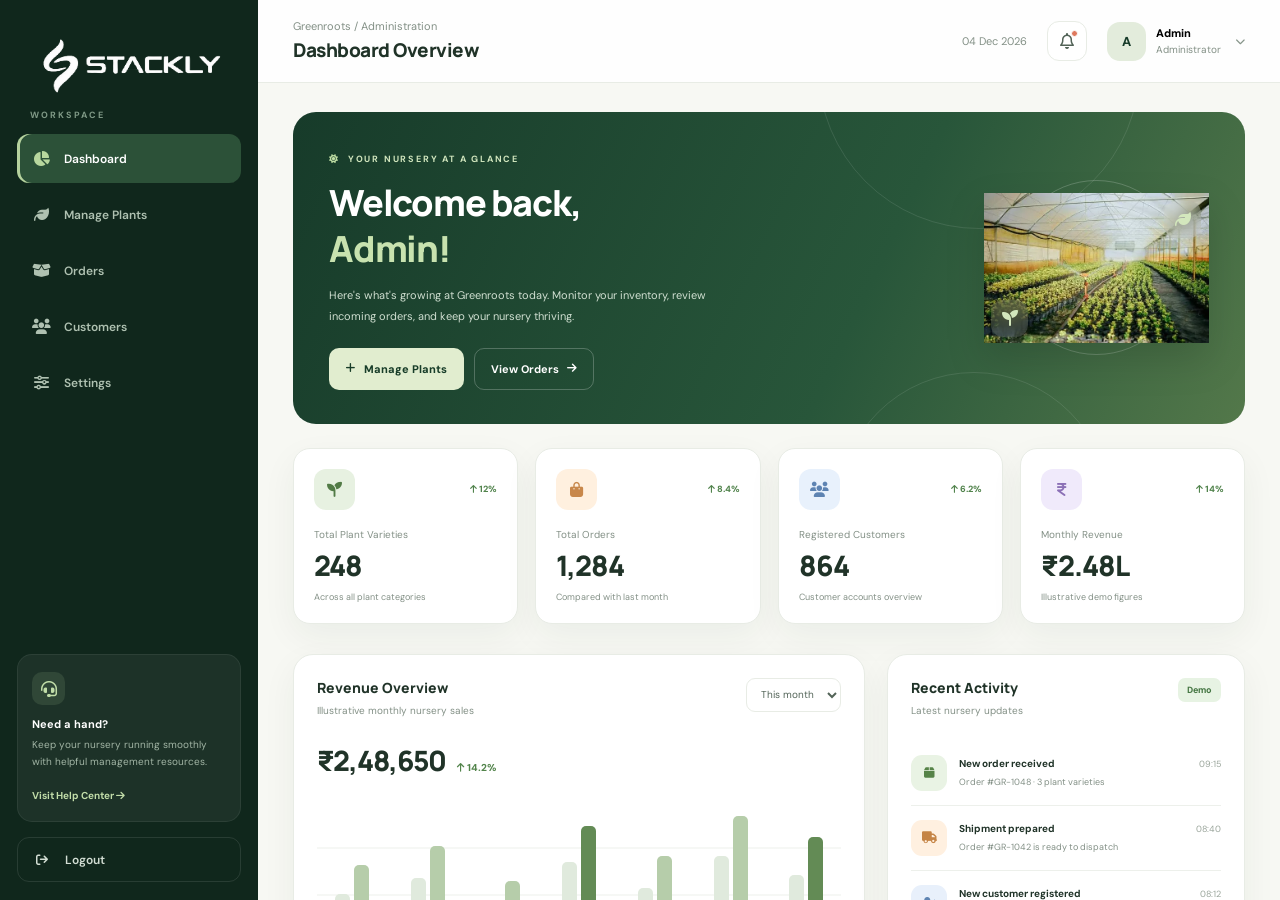
<file: admin-dashboard.html>
<!DOCTYPE html>
<html lang="en">
<head>
<meta charset="UTF-8">
<meta name="viewport" content="width=device-width, initial-scale=1.0">

<title>GREENROOTS — Nursery Admin Dashboard</title>

<meta name="theme-color" content="#14251a">

<link rel="preconnect" href="https://fonts.googleapis.com">
<link rel="preconnect" href="https://fonts.gstatic.com" crossorigin>

<link href="https://fonts.googleapis.com/css2?family=DM+Sans:wght@400;500;600;700&family=Manrope:wght@400;500;600;700;800&display=swap" rel="stylesheet">

<link rel="stylesheet"
href="https://cdnjs.cloudflare.com/ajax/libs/font-awesome/6.7.2/css/all.min.css">

<style>
/* =====================================================
   GREENROOTS ADMIN DASHBOARD
   SINGLE FILE: HTML + CSS + JAVASCRIPT
   NO LOCAL STORAGE / SESSION STORAGE / API / BACKEND
===================================================== */

:root {
    --forest: #173b2a;
    --forest-dark: #10271c;
    --forest-deep: #0c1e15;
    --green: #638b55;
    --green-light: #e7efe1;
    --green-pale: #f2f6ee;

    --cream: #f7f8f3;
    --white: #ffffff;

    --text: #203328;
    --muted: #839086;
    --border: #e8ece5;

    --orange: #df9858;
    --red: #d65c5c;
    --blue: #5d87b6;

    --shadow: 0 12px 35px rgba(24, 50, 33, 0.055);
    --radius: 20px;
}

* {
    margin: 0;
    padding: 0;
    box-sizing: border-box;
}

html {
    scroll-behavior: smooth;
}

body {
    font-family: "DM Sans", sans-serif;
    background: var(--cream);
    color: var(--text);
    overflow: hidden;
}

button,
input,
select,
textarea {
    font: inherit;
}

button,
a {
    -webkit-tap-highlight-color: transparent;
}

button {
    cursor: pointer;
}

a {
    color: inherit;
    text-decoration: none;
}

button:focus-visible,
a:focus-visible,
input:focus-visible,
select:focus-visible {
    outline: 3px solid rgba(99, 139, 85, 0.35);
    outline-offset: 3px;
}

/* =====================================================
   APPLICATION SHELL
===================================================== */

.app-shell {
    width: 100%;
    height: 100vh;
    height: 100dvh;
    display: flex;
    overflow: hidden;
    background: var(--cream);
}

/* =====================================================
   SIDEBAR
===================================================== */

.sidebar {
    width: 258px;
    min-width: 258px;
    height: 100%;
    display: flex;
    flex-direction: column;
    background: var(--forest-dark);
    color: #fff;
    padding: 25px 17px 18px;
    position: relative;
    z-index: 100;
    transition: width .3s ease, min-width .3s ease;
}

.brand {
    display: flex;
    align-items: center;
    gap: 13px;
    padding: 2px 9px 30px;
    flex-shrink: 0;
}

.brand-logo {
    width: 45px;
    height: 45px;
    min-width: 45px;
    display: grid;
    place-items: center;
}

.brand-logo img {
    display: block;
    width: 100%;
    height: 100%;
    object-fit: contain;
}

.brand-fallback {
    font-size: 34px;
    color: #a8c999;
}

.brand-text strong {
    display: block;
    font-family: "Manrope", sans-serif;
    font-size: 17px;
    font-weight: 800;
    letter-spacing: 1.7px;
    line-height: 1.5;
}

.brand-text span {
    display: block;
    font-size: 9px;
    letter-spacing: 2.1px;
    color: #9eb6a0;
    margin-top: 2px;
}

.sidebar-label {
    color: #7f9986;
    font-size: 9px;
    font-weight: 700;
    letter-spacing: 2px;
    padding: 0 13px;
    margin: 4px 0 13px;
}

.sidebar-nav {
    display: flex;
    flex-direction: column;
    gap: 7px;
    flex: 1;
    min-height: 0;
    overflow-y: auto;
    scrollbar-width: thin;
    scrollbar-color: #365541 transparent;
}

.nav-link {
    width: 100%;
    min-height: 49px;
    border: 0;
    border-radius: 12px;
    background: transparent;
    color: #afc1b1;
    display: flex;
    align-items: center;
    gap: 13px;
    padding: 0 14px;
    font-size: 12px;
    font-weight: 600;
    text-align: left;
    transition: background .25s ease, color .25s ease;
}

.nav-link i {
    width: 20px;
    text-align: center;
    font-size: 15px;
}

.nav-link:hover {
    background: rgba(255,255,255,.055);
    color: #fff;
}

.nav-link.active {
    background: #2c5138;
    color: #fff;
    box-shadow: inset 3px 0 #b6d29e;
}

.nav-link.active i {
    color: #b8d79e;
}

.sidebar-bottom {
    flex-shrink: 0;
    margin-top: 17px;
}

.sidebar-help {
    padding: 17px 14px;
    border-radius: 15px;
    background: rgba(255,255,255,.055);
    border: 1px solid rgba(255,255,255,.065);
    margin-bottom: 15px;
}

.sidebar-help-icon {
    width: 33px;
    height: 33px;
    border-radius: 10px;
    display: grid;
    place-items: center;
    background: rgba(177, 210, 154, .13);
    color: #c1dda8;
    margin-bottom: 12px;
}

.sidebar-help strong {
    display: block;
    font-size: 11px;
    margin-bottom: 5px;
}

.sidebar-help p {
    font-size: 10px;
    line-height: 1.7;
    color: #a2b5a5;
    margin-bottom: 13px;
}

.help-link {
    font-size: 10px;
    font-weight: 700;
    color: #c2dda9;
}

.logout-button {
    width: 100%;
    height: 45px;
    display: flex;
    align-items: center;
    gap: 13px;
    padding: 0 14px;
    background: transparent;
    border: 1px solid rgba(255,255,255,.10);
    border-radius: 12px;
    color: #d3ded4;
    font-size: 12px;
    font-weight: 600;
    transition: .25s ease;
}

.logout-button i {
    width: 20px;
    text-align: center;
}

.logout-button:hover {
    background: rgba(214, 92, 92, .13);
    border-color: rgba(214, 92, 92, .25);
    color: #ffb3ad;
}

/* =====================================================
   MAIN WORKSPACE
===================================================== */

.workspace {
    flex: 1;
    min-width: 0;
    height: 100%;
    display: flex;
    flex-direction: column;
    overflow: hidden;
}

.topbar {
    min-height: 83px;
    background: rgba(255,255,255,.92);
    border-bottom: 1px solid var(--border);
    padding: 0 35px;
    display: flex;
    align-items: center;
    justify-content: space-between;
    gap: 22px;
    flex-shrink: 0;
    z-index: 20;
}

.topbar-left,
.topbar-right {
    display: flex;
    align-items: center;
    gap: 16px;
}

.menu-toggle {
    display: none;
    width: 39px;
    height: 39px;
    border: 1px solid var(--border);
    background: #fff;
    border-radius: 11px;
    color: var(--forest);
}

.breadcrumb {
    color: var(--muted);
    font-size: 11px;
    margin-bottom: 4px;
}

.page-heading {
    font-family: "Manrope", sans-serif;
    font-size: 19px;
    font-weight: 800;
    letter-spacing: -.5px;
}

.topbar-right {
    gap: 20px;
}

.topbar-date {
    font-size: 11px;
    color: var(--muted);
    white-space: nowrap;
}

.icon-button {
    width: 40px;
    height: 40px;
    position: relative;
    display: grid;
    place-items: center;
    border: 1px solid var(--border);
    border-radius: 12px;
    background: #fff;
    color: #526357;
    transition: .25s ease;
}

.icon-button:hover {
    color: var(--forest);
    border-color: #b8cdb0;
    background: var(--green-pale);
}

.notification-dot {
    position: absolute;
    width: 7px;
    height: 7px;
    border-radius: 50%;
    background: #df795e;
    top: 8px;
    right: 8px;
    border: 1px solid #fff;
}

.profile-button {
    display: flex;
    align-items: center;
    gap: 10px;
    border: 0;
    background: transparent;
    text-align: left;
}

.profile-avatar {
    width: 39px;
    height: 39px;
    border-radius: 13px;
    background: #e3ecdc;
    color: var(--forest);
    display: grid;
    place-items: center;
    font-size: 13px;
    font-weight: 800;
}

.profile-copy strong {
    display: block;
    font-size: 11px;
    font-weight: 800;
}

.profile-copy span {
    display: block;
    color: var(--muted);
    font-size: 10px;
    margin-top: 3px;
}

.profile-chevron {
    color: #87958a;
    font-size: 10px;
    margin-left: 4px;
}

/* =====================================================
   SCROLLING CONTENT
===================================================== */

.main-content {
    flex: 1;
    min-height: 0;
    overflow-y: auto;
    overflow-x: hidden;
    padding: 29px 35px 45px;
    scroll-behavior: smooth;
    scrollbar-width: thin;
    scrollbar-color: #cbd6c5 transparent;
}

.main-content::-webkit-scrollbar {
    width: 7px;
}

.main-content::-webkit-scrollbar-thumb {
    background: #cbd6c5;
    border-radius: 20px;
}

.content-section {
    display: none;
    animation: contentEnter .4s ease both;
}

.content-section.active {
    display: block;
}

@keyframes contentEnter {
    from {
        opacity: 0;
        transform: translateY(9px);
    }
    to {
        opacity: 1;
        transform: translateY(0);
    }
}

/* =====================================================
   GENERAL COMPONENTS
===================================================== */

.section-header {
    display: flex;
    align-items: flex-end;
    justify-content: space-between;
    gap: 20px;
    margin-bottom: 20px;
}

.section-title {
    font-family: "Manrope", sans-serif;
    font-size: 17px;
    font-weight: 800;
    letter-spacing: -.4px;
}

.section-subtitle {
    color: var(--muted);
    font-size: 11px;
    line-height: 1.7;
    margin-top: 6px;
}

.eyebrow {
    display: flex;
    align-items: center;
    gap: 7px;
    color: var(--green);
    font-size: 9px;
    font-weight: 800;
    letter-spacing: 1.8px;
    text-transform: uppercase;
    margin-bottom: 10px;
}

.eyebrow i {
    font-size: 10px;
}

.text-link {
    display: inline-flex;
    align-items: center;
    gap: 9px;
    color: var(--forest);
    font-size: 11px;
    font-weight: 800;
    white-space: nowrap;
    transition: gap .2s ease;
}

.text-link:hover {
    gap: 13px;
}

.primary-button {
    min-height: 43px;
    padding: 0 17px;
    border: 0;
    border-radius: 11px;
    background: var(--forest);
    color: #fff;
    display: inline-flex;
    align-items: center;
    justify-content: center;
    gap: 9px;
    font-size: 11px;
    font-weight: 700;
    transition: .25s ease;
}

.primary-button:hover {
    background: #2a5738;
    transform: translateY(-2px);
    box-shadow: 0 7px 20px rgba(23,59,42,.15);
}

.secondary-button {
    min-height: 42px;
    padding: 0 16px;
    border: 1px solid #dfe8da;
    border-radius: 11px;
    background: #fff;
    color: var(--forest);
    display: inline-flex;
    align-items: center;
    justify-content: center;
    gap: 8px;
    font-size: 11px;
    font-weight: 700;
    transition: .25s ease;
}

.secondary-button:hover {
    background: var(--green-pale);
    border-color: #b8cfad;
}

.panel {
    background: #fff;
    border: 1px solid var(--border);
    border-radius: var(--radius);
    box-shadow: var(--shadow);
    min-width: 0;
}

.panel-padding {
    padding: 23px;
}

.pill {
    display: inline-flex;
    align-items: center;
    gap: 6px;
    padding: 6px 9px;
    border-radius: 7px;
    font-size: 9px;
    font-weight: 800;
    white-space: nowrap;
}

.pill.green {
    color: #467744;
    background: #e7f3e3;
}

.pill.orange {
    color: #ad7138;
    background: #fff0df;
}

.pill.red {
    color: #b44b4b;
    background: #ffebeb;
}

.pill.blue {
    color: #4b77a6;
    background: #e9f2fc;
}

/* =====================================================
   DASHBOARD WELCOME HERO
===================================================== */

.welcome-banner {
    position: relative;
    min-height: 232px;
    padding: 34px 36px;
    border-radius: 23px;
    overflow: hidden;
    background: linear-gradient(115deg, #173b2a 0%, #28563a 60%, #53784a 100%);
    display: flex;
    align-items: center;
    justify-content: space-between;
    gap: 25px;
    color: #fff;
    margin-bottom: 24px;
}

.welcome-banner::before {
    content: "";
    position: absolute;
    width: 320px;
    height: 320px;
    right: 105px;
    top: -205px;
    border: 1px solid rgba(255,255,255,.10);
    border-radius: 50%;
}

.welcome-banner::after {
    content: "";
    position: absolute;
    width: 270px;
    height: 270px;
    right: 135px;
    bottom: -220px;
    border: 1px solid rgba(255,255,255,.10);
    border-radius: 50%;
}

.welcome-copy {
    max-width: 470px;
    position: relative;
    z-index: 2;
}

.welcome-label {
    display: inline-flex;
    align-items: center;
    gap: 8px;
    font-size: 9px;
    font-weight: 700;
    letter-spacing: 1.8px;
    color: #d0e5bd;
    text-transform: uppercase;
    margin-bottom: 15px;
}

.welcome-label i {
    color: #c0dfa5;
}

.welcome-title {
    font-family: "Manrope", sans-serif;
    font-size: clamp(25px, 3vw, 36px);
    line-height: 1.3;
    letter-spacing: -1.2px;
    font-weight: 800;
}

.welcome-title span {
    color: #c8e2af;
}

.welcome-description {
    max-width: 405px;
    color: #d0dfd1;
    font-size: 11px;
    line-height: 1.9;
    margin-top: 12px;
}

.welcome-actions {
    display: flex;
    align-items: center;
    gap: 10px;
    flex-wrap: wrap;
    margin-top: 21px;
}

.welcome-primary {
    min-height: 42px;
    padding: 0 17px;
    border-radius: 10px;
    border: 0;
    background: #e1edcf;
    color: #183d29;
    font-size: 11px;
    font-weight: 800;
    display: inline-flex;
    align-items: center;
    justify-content: center;
    gap: 9px;
    transition: .25s ease;
}

.welcome-primary:hover {
    background: #fff;
    transform: translateY(-2px);
}

.welcome-secondary {
    min-height: 42px;
    padding: 0 16px;
    border-radius: 10px;
    border: 1px solid rgba(255,255,255,.23);
    background: transparent;
    color: #fff;
    font-size: 11px;
    font-weight: 700;
    display: inline-flex;
    align-items: center;
    gap: 8px;
    transition: .25s ease;
}

.welcome-secondary:hover {
    background: rgba(255,255,255,.1);
}

.welcome-art {
    position: relative;
    z-index: 1;
    width: 225px;
    min-width: 190px;
    height: 180px;
    display: flex;
    align-items: center;
    justify-content: center;
}

.welcome-art img {
    width: 100%;
    height: 190px;
    object-fit: contain;
    filter: drop-shadow(0 16px 18px rgba(0,0,0,.13));
    position: relative;
    z-index: 2;
}

.art-orbit {
    position: absolute;
    width: 175px;
    height: 175px;
    border: 1px solid rgba(255,255,255,.2);
    border-radius: 50%;
}

.art-orbit::before {
    content: "";
    position: absolute;
    inset: 17px;
    border: 1px dashed rgba(255,255,255,.2);
    border-radius: 50%;
}

.art-floating {
    position: absolute;
    width: 37px;
    height: 37px;
    border-radius: 12px;
    background: rgba(255,255,255,.13);
    backdrop-filter: blur(8px);
    display: grid;
    place-items: center;
    color: #d3e7bd;
    z-index: 3;
}

.art-floating.one {
    right: 8px;
    top: 23px;
}

.art-floating.two {
    left: 7px;
    bottom: 21px;
}

/* =====================================================
   STATISTICS
===================================================== */

.stats-grid {
    display: grid;
    grid-template-columns: repeat(4, minmax(0, 1fr));
    gap: 17px;
    margin-bottom: 30px;
}

.stat-card {
    padding: 20px;
    border-radius: 17px;
    background: #fff;
    border: 1px solid var(--border);
    box-shadow: var(--shadow);
    transition: transform .25s ease, box-shadow .25s ease;
    min-width: 0;
}

.stat-card:hover {
    transform: translateY(-4px);
    box-shadow: 0 17px 35px rgba(24,50,33,.08);
}

.stat-top {
    display: flex;
    align-items: center;
    justify-content: space-between;
    gap: 8px;
}

.stat-icon {
    width: 41px;
    height: 41px;
    border-radius: 12px;
    display: grid;
    place-items: center;
    font-size: 15px;
}

.stat-icon.green {
    background: #e7f1e1;
    color: #527b46;
}

.stat-icon.orange {
    background: #fff0df;
    color: #c8874a;
}

.stat-icon.blue {
    background: #e8f1fc;
    color: #5d83b2;
}

.stat-icon.purple {
    background: #f0eafb;
    color: #8b70b6;
}

.stat-change {
    font-size: 9px;
    font-weight: 800;
    color: #51834c;
}

.stat-label {
    color: var(--muted);
    font-size: 10px;
    margin-top: 18px;
}

.stat-number {
    font-family: "Manrope", sans-serif;
    font-size: clamp(23px, 2.2vw, 30px);
    font-weight: 800;
    letter-spacing: -1px;
    margin-top: 5px;
}

.stat-bottom {
    color: var(--muted);
    font-size: 9px;
    margin-top: 7px;
}

/* =====================================================
   DASHBOARD GRIDS
===================================================== */

.dashboard-grid {
    display: grid;
    grid-template-columns: minmax(0, 1.6fr) minmax(280px, 1fr);
    gap: 22px;
    margin-bottom: 29px;
}

.panel-heading {
    display: flex;
    align-items: flex-start;
    justify-content: space-between;
    gap: 15px;
    margin-bottom: 22px;
}

.panel-heading h3 {
    font-family: "Manrope", sans-serif;
    font-size: 14px;
    font-weight: 800;
}

.panel-heading p {
    font-size: 10px;
    color: var(--muted);
    margin-top: 5px;
    line-height: 1.7;
}

.select-small {
    height: 34px;
    padding: 0 10px;
    border: 1px solid var(--border);
    border-radius: 9px;
    background: #fff;
    color: #536458;
    font-size: 10px;
    outline: none;
}

/* Chart */

.chart-summary {
    display: flex;
    align-items: flex-end;
    gap: 11px;
    margin-bottom: 23px;
}

.chart-total {
    font-family: "Manrope", sans-serif;
    font-size: 28px;
    font-weight: 800;
    letter-spacing: -1px;
}

.chart-increase {
    color: #52844b;
    font-size: 10px;
    font-weight: 800;
    padding-bottom: 5px;
}

.chart-area {
    height: 190px;
    display: flex;
    align-items: stretch;
    gap: 14px;
    border-bottom: 1px solid var(--border);
    position: relative;
    padding: 0 4px;
    background: repeating-linear-gradient(
        to bottom,
        transparent 0,
        transparent 45px,
        #edf0eb 46px,
        transparent 47px
    );
}

.chart-column {
    flex: 1;
    height: 100%;
    display: flex;
    flex-direction: column;
    justify-content: flex-end;
    align-items: center;
    gap: 10px;
    position: relative;
    min-width: 0;
}

.chart-bars {
    width: 100%;
    height: calc(100% - 24px);
    display: flex;
    align-items: flex-end;
    justify-content: center;
    gap: 4px;
}

.chart-bar {
    width: min(15px, 40%);
    min-height: 8px;
    border-radius: 5px 5px 0 0;
    background: #b6cdaa;
    transition: height .4s ease, background .2s ease;
}

.chart-bar.secondary {
    background: #e0eadd;
}

.chart-column:nth-child(4) .chart-bar.primary,
.chart-column:nth-child(7) .chart-bar.primary {
    background: #638b55;
}

.chart-column span {
    font-size: 9px;
    color: var(--muted);
    white-space: nowrap;
    padding-bottom: 8px;
}

.chart-legend {
    display: flex;
    gap: 17px;
    flex-wrap: wrap;
    margin-top: 17px;
}

.legend-item {
    display: flex;
    align-items: center;
    gap: 7px;
    font-size: 9px;
    color: var(--muted);
}

.legend-dot {
    width: 7px;
    height: 7px;
    border-radius: 50%;
    background: #638b55;
}

.legend-dot.light {
    background: #dce8d6;
}

/* Activity list */

.activity-list {
    display: flex;
    flex-direction: column;
}

.activity-item {
    display: flex;
    align-items: flex-start;
    gap: 12px;
    padding: 14px 0;
    border-bottom: 1px solid #edf0eb;
}

.activity-item:last-child {
    border-bottom: 0;
    padding-bottom: 0;
}

.activity-icon {
    width: 36px;
    height: 36px;
    min-width: 36px;
    display: grid;
    place-items: center;
    border-radius: 11px;
    font-size: 12px;
}

.activity-icon.green {
    background: #e9f3e4;
    color: #568348;
}

.activity-icon.orange {
    background: #fff0e0;
    color: #c58445;
}

.activity-icon.blue {
    background: #e8f0fb;
    color: #5e84b2;
}

.activity-icon.purple {
    background: #f0eafb;
    color: #8b70b6;
}

.activity-copy {
    flex: 1;
    min-width: 0;
}

.activity-copy strong {
    display: block;
    font-size: 10px;
    line-height: 1.7;
}

.activity-copy p {
    color: var(--muted);
    font-size: 9px;
    line-height: 1.7;
    margin-top: 3px;
}

.activity-time {
    font-size: 9px;
    color: #9aa59b;
    white-space: nowrap;
    margin-top: 3px;
}

/* =====================================================
   TABLES
===================================================== */

.table-panel {
    overflow: hidden;
    margin-bottom: 29px;
}

.table-panel .panel-heading {
    padding: 23px 23px 0;
    margin-bottom: 18px;
}

.table-wrap {
    width: 100%;
    overflow-x: auto;
}

.data-table {
    width: 100%;
    border-collapse: collapse;
    white-space: nowrap;
}

.data-table thead {
    background: #f8faf6;
}

.data-table th {
    padding: 13px 22px;
    color: #829084;
    font-size: 9px;
    font-weight: 800;
    text-align: left;
    text-transform: uppercase;
    letter-spacing: .7px;
}

.data-table td {
    padding: 15px 22px;
    border-bottom: 1px solid #edf0eb;
    font-size: 10px;
    color: #526257;
}

.data-table tbody tr:last-child td {
    border-bottom: 0;
}

.data-table tbody tr:hover {
    background: #fcfdfb;
}

.order-product {
    display: flex;
    align-items: center;
    gap: 11px;
}

.order-thumb {
    width: 39px;
    height: 39px;
    border-radius: 10px;
    background: #eef3e9;
    overflow: hidden;
    flex-shrink: 0;
}

.order-thumb img {
    width: 100%;
    height: 100%;
    object-fit: cover;
}

.order-product strong {
    display: block;
    font-size: 10px;
    color: var(--text);
}

.order-product span {
    display: block;
    color: var(--muted);
    font-size: 9px;
    margin-top: 4px;
}

.table-action {
    width: 31px;
    height: 31px;
    border: 1px solid var(--border);
    background: #fff;
    border-radius: 9px;
    color: #68786b;
    transition: .2s ease;
}

.table-action:hover {
    color: var(--forest);
    background: var(--green-pale);
}

/* =====================================================
   CATEGORIES
===================================================== */

.category-grid {
    display: grid;
    grid-template-columns: repeat(4, minmax(0, 1fr));
    gap: 17px;
    margin-bottom: 30px;
}

.category-card {
    overflow: hidden;
    background: #fff;
    border: 1px solid var(--border);
    border-radius: 17px;
    transition: transform .25s ease, box-shadow .25s ease;
}

.category-card:hover {
    transform: translateY(-5px);
    box-shadow: var(--shadow);
}

.category-image {
    height: 135px;
    overflow: hidden;
    background: #e8eee2;
    position: relative;
}

.category-image img {
    width: 100%;
    height: 100%;
    object-fit: cover;
    transition: transform .5s ease;
}

.category-card:hover .category-image img {
    transform: scale(1.06);
}

.category-count {
    position: absolute;
    bottom: 10px;
    left: 10px;
    background: rgba(255,255,255,.94);
    color: var(--forest);
    padding: 7px 9px;
    border-radius: 8px;
    font-size: 9px;
    font-weight: 800;
}

.category-info {
    padding: 16px;
}

.category-info h3 {
    font-family: "Manrope", sans-serif;
    font-size: 12px;
    font-weight: 800;
}

.category-info p {
    color: var(--muted);
    font-size: 9px;
    line-height: 1.7;
    margin-top: 7px;
}

.category-link {
    display: inline-flex;
    align-items: center;
    gap: 7px;
    margin-top: 13px;
    font-size: 10px;
    font-weight: 800;
    color: var(--forest);
}

/* =====================================================
   PRODUCT CARDS
===================================================== */

.product-grid {
    display: grid;
    grid-template-columns: repeat(4, minmax(0, 1fr));
    gap: 17px;
    margin-bottom: 30px;
}

.product-card {
    overflow: hidden;
    background: #fff;
    border: 1px solid var(--border);
    border-radius: 17px;
    transition: transform .25s ease, box-shadow .25s ease;
}

.product-card:hover {
    transform: translateY(-5px);
    box-shadow: var(--shadow);
}

.product-image {
    height: 172px;
    position: relative;
    background: #edf2e8;
    overflow: hidden;
}

.product-image img {
    width: 100%;
    height: 100%;
    object-fit: cover;
    transition: transform .5s ease;
}

.product-card:hover .product-image img {
    transform: scale(1.06);
}

.product-tag {
    position: absolute;
    top: 11px;
    left: 11px;
    border-radius: 7px;
    padding: 6px 8px;
    font-size: 8px;
    font-weight: 800;
    background: rgba(255,255,255,.94);
    color: var(--forest);
}

.product-wishlist {
    position: absolute;
    top: 10px;
    right: 10px;
    width: 31px;
    height: 31px;
    display: grid;
    place-items: center;
    border-radius: 10px;
    border: 0;
    background: rgba(255,255,255,.95);
    color: #6f7b70;
}

.product-info {
    padding: 15px;
}

.product-category {
    font-size: 8px;
    text-transform: uppercase;
    letter-spacing: 1px;
    color: var(--green);
    font-weight: 800;
}

.product-info h3 {
    font-family: "Manrope", sans-serif;
    font-size: 12px;
    margin-top: 7px;
    font-weight: 800;
}

.product-rating {
    display: flex;
    align-items: center;
    gap: 6px;
    margin-top: 8px;
    font-size: 9px;
    color: #c88c45;
}

.product-rating span {
    color: var(--muted);
}

.product-bottom {
    display: flex;
    align-items: center;
    justify-content: space-between;
    gap: 7px;
    margin-top: 14px;
}

.product-price {
    font-family: "Manrope", sans-serif;
    font-size: 15px;
    font-weight: 800;
}

.product-price small {
    display: block;
    color: var(--muted);
    font-size: 8px;
    font-weight: 500;
    margin-top: 3px;
}

.add-button {
    width: 35px;
    height: 35px;
    border: 0;
    border-radius: 10px;
    background: var(--forest);
    color: #fff;
    transition: .2s ease;
}

.add-button:hover {
    background: var(--green);
    transform: translateY(-2px);
}

/* =====================================================
   INVENTORY PROGRESS
===================================================== */

.inventory-list {
    display: flex;
    flex-direction: column;
    gap: 19px;
}

.inventory-item {
    display: flex;
    flex-direction: column;
    gap: 9px;
}

.inventory-meta {
    display: flex;
    justify-content: space-between;
    gap: 12px;
    font-size: 10px;
}

.inventory-meta strong {
    font-weight: 700;
}

.inventory-meta span {
    color: var(--muted);
}

.progress-track {
    width: 100%;
    height: 7px;
    border-radius: 20px;
    background: #edf1e9;
    overflow: hidden;
}

.progress-fill {
    height: 100%;
    border-radius: inherit;
    background: #6d975d;
}

.progress-fill.orange {
    background: #e2a363;
}

.progress-fill.blue {
    background: #7198c4;
}

.progress-fill.red {
    background: #d77770;
}

/* =====================================================
   SECONDARY PROMO BANNER
===================================================== */

.promo-banner {
    position: relative;
    display: flex;
    align-items: center;
    justify-content: space-between;
    gap: 25px;
    overflow: hidden;
    background: #e8efdf;
    border-radius: 19px;
    padding: 27px 30px;
    margin-bottom: 30px;
}

.promo-copy {
    position: relative;
    z-index: 2;
    max-width: 520px;
}

.promo-copy .eyebrow {
    margin-bottom: 8px;
}

.promo-copy h3 {
    font-family: "Manrope", sans-serif;
    font-size: 20px;
    line-height: 1.4;
    font-weight: 800;
}

.promo-copy p {
    color: #697a67;
    font-size: 10px;
    line-height: 1.8;
    margin-top: 8px;
    margin-bottom: 16px;
}

.promo-art {
    width: 130px;
    min-width: 100px;
    height: 130px;
    display: grid;
    place-items: center;
    font-size: 95px;
    color: #6d8b57;
    transform: rotate(-12deg);
}

/* =====================================================
   PLANT MANAGEMENT
===================================================== */

.page-toolbar {
    display: flex;
    align-items: center;
    justify-content: space-between;
    gap: 15px;
    margin-bottom: 23px;
    flex-wrap: wrap;
}

.toolbar-left,
.toolbar-right {
    display: flex;
    align-items: center;
    gap: 10px;
    flex-wrap: wrap;
}

.search-box {
    height: 42px;
    width: 255px;
    max-width: 100%;
    display: flex;
    align-items: center;
    gap: 9px;
    padding: 0 13px;
    border: 1px solid var(--border);
    border-radius: 11px;
    background: #fff;
    color: #8a988b;
}

.search-box input {
    width: 100%;
    min-width: 0;
    border: 0;
    outline: 0;
    background: transparent;
    font-size: 11px;
    color: var(--text);
}

.filter-select {
    height: 42px;
    border: 1px solid var(--border);
    border-radius: 11px;
    padding: 0 12px;
    background: #fff;
    color: #526257;
    font-size: 11px;
    outline: 0;
}

.plant-management-grid {
    display: grid;
    grid-template-columns: repeat(3, minmax(0, 1fr));
    gap: 18px;
    margin-bottom: 30px;
}

.management-card {
    background: #fff;
    border: 1px solid var(--border);
    border-radius: 17px;
    overflow: hidden;
    transition: .25s ease;
}

.management-card:hover {
    transform: translateY(-4px);
    box-shadow: var(--shadow);
}

.management-image {
    height: 180px;
    position: relative;
    background: #e8efe2;
}

.management-image img {
    width: 100%;
    height: 100%;
    object-fit: cover;
}

.management-image .pill {
    position: absolute;
    top: 12px;
    left: 12px;
}

.management-body {
    padding: 18px;
}

.management-body h3 {
    font-family: "Manrope", sans-serif;
    font-size: 13px;
    font-weight: 800;
}

.management-body p {
    color: var(--muted);
    font-size: 10px;
    margin-top: 7px;
    line-height: 1.7;
}

.management-meta {
    display: flex;
    align-items: center;
    justify-content: space-between;
    gap: 10px;
    margin-top: 17px;
    padding-top: 14px;
    border-top: 1px solid var(--border);
}

.management-meta strong {
    font-family: "Manrope", sans-serif;
    font-size: 16px;
}

.management-meta span {
    font-size: 9px;
    color: var(--muted);
}

/* =====================================================
   CUSTOMER CARDS
===================================================== */

.customer-grid {
    display: grid;
    grid-template-columns: repeat(3, minmax(0, 1fr));
    gap: 17px;
    margin-bottom: 28px;
}

.customer-card {
    padding: 21px;
    background: #fff;
    border: 1px solid var(--border);
    border-radius: 17px;
    transition: .25s ease;
}

.customer-card:hover {
    transform: translateY(-3px);
    box-shadow: var(--shadow);
}

.customer-top {
    display: flex;
    align-items: center;
    gap: 12px;
}

.customer-avatar {
    width: 46px;
    height: 46px;
    min-width: 46px;
    display: grid;
    place-items: center;
    border-radius: 14px;
    background: #e5efdf;
    color: var(--forest);
    font-size: 13px;
    font-weight: 800;
}

.customer-name {
    font-family: "Manrope", sans-serif;
    font-size: 12px;
    font-weight: 800;
}

.customer-email {
    font-size: 9px;
    color: var(--muted);
    margin-top: 5px;
    word-break: break-word;
}

.customer-stats {
    display: grid;
    grid-template-columns: 1fr 1fr;
    gap: 12px;
    padding-top: 17px;
    margin-top: 17px;
    border-top: 1px solid var(--border);
}

.customer-stats span {
    display: block;
    color: var(--muted);
    font-size: 9px;
}

.customer-stats strong {
    display: block;
    font-family: "Manrope", sans-serif;
    font-size: 16px;
    margin-top: 5px;
}

/* =====================================================
   SETTINGS
===================================================== */

.settings-grid {
    display: grid;
    grid-template-columns: minmax(0, 1.1fr) minmax(0, 1fr);
    gap: 22px;
    margin-bottom: 30px;
}

.settings-form {
    display: flex;
    flex-direction: column;
    gap: 17px;
}

.form-group {
    display: flex;
    flex-direction: column;
    gap: 8px;
}

.form-group label {
    font-size: 10px;
    font-weight: 800;
    color: #536457;
}

.form-control {
    width: 100%;
    height: 43px;
    padding: 0 13px;
    border: 1px solid #e3e9e0;
    border-radius: 10px;
    background: #fff;
    color: var(--text);
    font-size: 11px;
    outline: none;
}

.form-control:focus {
    border-color: #91b183;
}

.form-note {
    color: var(--muted);
    font-size: 9px;
    line-height: 1.8;
}

.preference-list {
    display: flex;
    flex-direction: column;
}

.preference-item {
    display: flex;
    align-items: center;
    justify-content: space-between;
    gap: 14px;
    padding: 16px 0;
    border-bottom: 1px solid var(--border);
}

.preference-item:last-child {
    border-bottom: 0;
}

.preference-copy strong {
    display: block;
    font-size: 11px;
}

.preference-copy span {
    display: block;
    color: var(--muted);
    font-size: 9px;
    margin-top: 5px;
    line-height: 1.6;
}

.switch {
    width: 39px;
    height: 22px;
    flex-shrink: 0;
    position: relative;
}

.switch input {
    opacity: 0;
    width: 0;
    height: 0;
}

.switch-track {
    position: absolute;
    inset: 0;
    background: #d9e1d5;
    border-radius: 20px;
    transition: .2s ease;
    cursor: pointer;
}

.switch-track::before {
    content: "";
    position: absolute;
    width: 16px;
    height: 16px;
    left: 3px;
    top: 3px;
    background: #fff;
    border-radius: 50%;
    transition: .2s ease;
}

.switch input:checked + .switch-track {
    background: #638b55;
}

.switch input:checked + .switch-track::before {
    transform: translateX(17px);
}

/* =====================================================
   NOTIFICATION DRAWER
===================================================== */

.toast {
    position: fixed;
    bottom: 25px;
    right: 25px;
    z-index: 500;
    max-width: calc(100vw - 35px);
    padding: 14px 17px;
    background: #173b2a;
    color: #fff;
    border-radius: 12px;
    box-shadow: 0 12px 30px rgba(0,0,0,.18);
    font-size: 11px;
    display: flex;
    align-items: center;
    gap: 10px;
    opacity: 0;
    pointer-events: none;
    transform: translateY(12px);
    transition: .25s ease;
}

.toast.show {
    opacity: 1;
    transform: translateY(0);
}

.toast i {
    color: #c8e2af;
}

/* =====================================================
   MOBILE OVERLAY
===================================================== */

.mobile-overlay {
    position: fixed;
    inset: 0;
    z-index: 90;
    background: rgba(10, 24, 15, .48);
    opacity: 0;
    visibility: hidden;
    transition: .25s ease;
}

.mobile-overlay.active {
    opacity: 1;
    visibility: visible;
}

/* =====================================================
   RESPONSIVE
===================================================== */

@media (min-width: 1500px) {
    .main-content {
        padding-left: 44px;
        padding-right: 44px;
    }

    .topbar {
        padding-left: 44px;
        padding-right: 44px;
    }

    .welcome-banner {
        min-height: 255px;
    }
}

@media (max-width: 1250px) {
    .sidebar {
        width: 235px;
        min-width: 235px;
    }

    .main-content {
        padding-left: 25px;
        padding-right: 25px;
    }

    .topbar {
        padding-left: 25px;
        padding-right: 25px;
    }

    .stats-grid {
        gap: 12px;
    }

    .stat-card {
        padding: 16px;
    }

    .category-grid,
    .product-grid {
        grid-template-columns: repeat(2, minmax(0, 1fr));
    }

    .category-image {
        height: 175px;
    }

    .product-image {
        height: 200px;
    }
}

@media (max-width: 1000px) {
    .dashboard-grid {
        grid-template-columns: 1fr;
    }

    .stats-grid {
        grid-template-columns: repeat(2, minmax(0, 1fr));
    }

    .plant-management-grid,
    .customer-grid {
        grid-template-columns: repeat(2, minmax(0, 1fr));
    }

    .welcome-art {
        width: 180px;
        min-width: 150px;
    }

    .welcome-art img {
        height: 160px;
    }

    .settings-grid {
        grid-template-columns: 1fr;
    }
}

@media (max-width: 760px) {
    body {
        overflow: hidden;
    }

    .sidebar {
        position: fixed;
        left: 0;
        top: 0;
        bottom: 0;
        width: 270px;
        min-width: 270px;
        height: 100dvh;
        transform: translateX(-105%);
        transition: transform .3s ease;
        box-shadow: 15px 0 45px rgba(0,0,0,.13);
    }

    .sidebar.mobile-open {
        transform: translateX(0);
    }

    .workspace {
        width: 100%;
    }

    .topbar {
        min-height: 72px;
        padding: 0 17px;
        gap: 10px;
    }

    .menu-toggle {
        display: grid;
        place-items: center;
        flex-shrink: 0;
    }

    .topbar-left {
        gap: 11px;
        min-width: 0;
    }

    .breadcrumb {
        font-size: 9px;
    }

    .page-heading {
        font-size: 16px;
    }

    .topbar-date,
    .profile-copy,
    .profile-chevron,
    .notification-button {
        display: none;
    }

    .topbar-right {
        gap: 10px;
    }

    .profile-avatar {
        width: 36px;
        height: 36px;
    }

    .main-content {
        padding: 20px 16px 35px;
    }

    .welcome-banner {
        min-height: 220px;
        padding: 25px 23px;
        border-radius: 19px;
    }

    .welcome-art {
        display: none;
    }

    .welcome-copy {
        max-width: 100%;
    }

    .welcome-title {
        font-size: 28px;
    }

    .welcome-description {
        max-width: 100%;
    }

    .stats-grid {
        gap: 12px;
    }

    .stat-card {
        padding: 15px;
    }

    .stat-number {
        font-size: 25px;
    }

    .section-header {
        align-items: flex-start;
    }

    .panel-padding {
        padding: 18px;
    }

    .panel-heading {
        gap: 10px;
    }

    .category-grid,
    .product-grid {
        gap: 12px;
    }

    .category-image {
        height: 130px;
    }

    .product-image {
        height: 150px;
    }

    .category-info,
    .product-info {
        padding: 12px;
    }

    .category-info h3,
    .product-info h3 {
        font-size: 11px;
    }

    .promo-banner {
        padding: 22px;
    }

    .promo-art {
        display: none;
    }

    .plant-management-grid,
    .customer-grid {
        grid-template-columns: repeat(2, minmax(0, 1fr));
        gap: 12px;
    }

    .management-image {
        height: 140px;
    }

    .management-body {
        padding: 13px;
    }

    .management-body h3 {
        font-size: 11px;
    }

    .page-toolbar {
        align-items: stretch;
    }

    .toolbar-left,
    .toolbar-right {
        width: 100%;
    }

    .search-box {
        flex: 1;
        width: auto;
    }

    .filter-select {
        max-width: 145px;
    }

    .toast {
        right: 15px;
        bottom: 15px;
    }
}

@media (max-width: 440px) {
    .main-content {
        padding-left: 12px;
        padding-right: 12px;
    }

    .topbar {
        padding: 0 12px;
    }

    .welcome-banner {
        padding: 22px 19px;
    }

    .welcome-title {
        font-size: 25px;
    }

    .welcome-description {
        font-size: 10px;
    }

    .welcome-actions {
        gap: 8px;
    }

    .welcome-primary,
    .welcome-secondary {
        padding: 0 12px;
        font-size: 10px;
    }

    .stats-grid {
        gap: 9px;
    }

    .stat-card {
        padding: 12px;
    }

    .stat-icon {
        width: 35px;
        height: 35px;
        border-radius: 10px;
    }

    .stat-label {
        font-size: 9px;
        margin-top: 14px;
    }

    .stat-number {
        font-size: 22px;
    }

    .stat-bottom {
        line-height: 1.6;
    }

    .category-grid,
    .product-grid {
        gap: 10px;
    }

    .category-image {
        height: 105px;
    }

    .product-image {
        height: 125px;
    }

    .category-info p {
        display: none;
    }

    .category-link {
        font-size: 9px;
    }

    .product-price {
        font-size: 13px;
    }

    .product-bottom {
        align-items: center;
    }

    .add-button {
        width: 31px;
        height: 31px;
    }

    .plant-management-grid,
    .customer-grid {
        grid-template-columns: 1fr;
    }

    .management-image {
        height: 190px;
    }

    .section-title {
        font-size: 15px;
    }

    .section-subtitle {
        font-size: 10px;
    }

    .section-header {
        gap: 12px;
    }

    .text-link {
        font-size: 10px;
    }

    .panel-heading h3 {
        font-size: 12px;
    }

    .chart-area {
        gap: 8px;
    }

    .chart-bars {
        gap: 3px;
    }

    .chart-bar {
        width: 40%;
    }

    .chart-column span {
        font-size: 8px;
    }

    .promo-copy h3 {
        font-size: 17px;
    }
}

@media (prefers-reduced-motion: reduce) {
    *,
    *::before,
    *::after {
        scroll-behavior: auto !important;
        animation-duration: .01ms !important;
        animation-iteration-count: 1 !important;
        transition-duration: .01ms !important;
    }
}

/* BRAND LOGO */

.brand {
    display: inline-flex;
    align-items: center;
    justify-content: center;

    flex-shrink: 0;

    padding: 0;
    margin: 0;

    background: transparent;
    border: none;
    box-shadow: none;

    text-decoration: none;
}

.brand-logo {
    display: flex;
    align-items: center;
    justify-content: center;

    width: 190px;
    height: 80px;

    padding: 0;
    margin: 0;

    background: transparent;
    border: none;
    box-shadow: none;
}

.brand-logo img {
    display: block;

    width: 100%;
    height: 100%;

    object-fit: contain;
    object-position: left center;

    padding: 0;
    margin: 0;

    background: transparent;
    border: none;
    box-shadow: none;
}

/* Fallback icon */

.brand-logo .brand-fallback {
    color: #244c35;
    font-size: 38px;
}

/* Mobile */

@media (max-width: 600px) {
    .brand-logo {
        width: 145px;
        height: 62px;
    }
}
</style>
</head>

<body>

<div class="app-shell">

    <!-- =================================================
         SIDEBAR
    ================================================== -->

    <aside class="sidebar" id="sidebar">

        <a href="admin-dashboard.html" class="brand" aria-label="Greenroots Admin Home">

            <div class="brand-logo">
                <!-- Replace with your actual logo -->
                <img
                    src="assets/logo.webp"
                    alt="GREENROOTS"
                    onerror="this.style.display='none';this.nextElementSibling.style.display='block';"
                >
                <i class="fa-solid fa-seedling brand-fallback" style="display:none;"></i>
            </div>

        </a>

        <div class="sidebar-label">WORKSPACE</div>

        <nav class="sidebar-nav" aria-label="Admin navigation">

            <button class="nav-link active" data-section="dashboard">
                <i class="fa-solid fa-chart-pie"></i>
                <span>Dashboard</span>
            </button>

            <button class="nav-link" data-section="plants">
                <i class="fa-solid fa-leaf"></i>
                <span>Manage Plants</span>
            </button>

            <button class="nav-link" data-section="orders">
                <i class="fa-solid fa-box-open"></i>
                <span>Orders</span>
            </button>

            <button class="nav-link" data-section="customers">
                <i class="fa-solid fa-users"></i>
                <span>Customers</span>
            </button>

            <button class="nav-link" data-section="settings">
                <i class="fa-solid fa-sliders"></i>
                <span>Settings</span>
            </button>

        </nav>

        <div class="sidebar-bottom">

            <div class="sidebar-help">
                <div class="sidebar-help-icon">
                    <i class="fa-solid fa-headset"></i>
                </div>

                <strong>Need a hand?</strong>

                <p>
                    Keep your nursery running smoothly with helpful
                    management resources.
                </p>

                <a href="404.html" class="help-link">
                    Visit Help Center <i class="fa-solid fa-arrow-right"></i>
                </a>
            </div>

            <button class="logout-button" id="logoutButton">
                <i class="fa-solid fa-arrow-right-from-bracket"></i>
                <span>Logout</span>
            </button>

        </div>

    </aside>


    <!-- Mobile overlay -->

    <div class="mobile-overlay" id="mobileOverlay"></div>


    <!-- =================================================
         MAIN WORKSPACE
    ================================================== -->

    <div class="workspace">

        <!-- TOPBAR -->

        <header class="topbar">

            <div class="topbar-left">

                <button
                    class="menu-toggle"
                    id="menuToggle"
                    aria-label="Open navigation menu"
                    aria-expanded="false"
                >
                    <i class="fa-solid fa-bars"></i>
                </button>

                <div>
                    <div class="breadcrumb">
                        Greenroots <span>/</span> Administration
                    </div>

                    <h1 class="page-heading" id="pageHeading">
                        Dashboard Overview
                    </h1>
                </div>

            </div>

            <div class="topbar-right">

                <span class="topbar-date" id="currentDate"></span>

                <button
                    class="icon-button notification-button"
                    id="notificationButton"
                    aria-label="Notifications"
                >
                    <i class="fa-regular fa-bell"></i>
                    <span class="notification-dot"></span>
                </button>

                <button class="profile-button" id="profileButton">

                    <div class="profile-avatar" id="adminAvatar">AD</div>

                    <div class="profile-copy">
                        <strong id="adminName">Admin</strong>
                        <span>Administrator</span>
                    </div>

                    <i class="fa-solid fa-chevron-down profile-chevron"></i>

                </button>

            </div>

        </header>


        <!-- =================================================
             SCROLLABLE MAIN CONTENT
        ================================================== -->

        <main class="main-content" id="mainContent">


            <!-- =================================================
                 SECTION 1: DASHBOARD
            ================================================== -->

            <section class="content-section active" id="section-dashboard">

                <!-- Welcome -->

                <div class="welcome-banner">

                    <div class="welcome-copy">

                        <div class="welcome-label">
                            <i class="fa-solid fa-sun"></i>
                            YOUR NURSERY AT A GLANCE
                        </div>

                        <h2 class="welcome-title">
                            Welcome back,<br>
                            <span id="welcomeName">Admin!</span>
                        </h2>

                        <p class="welcome-description">
                            Here's what's growing at Greenroots today.
                            Monitor your inventory, review incoming orders,
                            and keep your nursery thriving.
                        </p>

                        <div class="welcome-actions">

          <button
    type="button"
    class="welcome-primary"
    onclick="window.location.href='404.html'"
>
    <i class="fa-solid fa-plus"></i>
    Manage Plants
</button>

<button
    type="button"
    class="welcome-secondary"
    onclick="window.location.href='404.html'"
>
    View Orders
    <i class="fa-solid fa-arrow-right"></i>
</button>

                        </div>

                    </div>

                    <div class="welcome-art">

                        <div class="art-orbit"></div>

                        <div class="art-floating one">
                            <i class="fa-solid fa-leaf"></i>
                        </div>

                        <div class="art-floating two">
                            <i class="fa-solid fa-seedling"></i>
                        </div>

                        <!-- Replace with your own plant illustration -->
                        <img
                            src="assets/a2.webp"
                            alt="Decorative nursery plant"
                            onerror="this.style.display='none';"
                        >

                    </div>

                </div>


                <!-- Stats -->

                <div class="stats-grid">

                    <article class="stat-card">

                        <div class="stat-top">
                            <div class="stat-icon green">
                                <i class="fa-solid fa-seedling"></i>
                            </div>
                            <span class="stat-change">
                                <i class="fa-solid fa-arrow-up"></i> 12%
                            </span>
                        </div>

                        <div class="stat-label">Total Plant Varieties</div>
                        <div class="stat-number">248</div>
                        <div class="stat-bottom">Across all plant categories</div>

                    </article>


                    <article class="stat-card">

                        <div class="stat-top">
                            <div class="stat-icon orange">
                                <i class="fa-solid fa-bag-shopping"></i>
                            </div>
                            <span class="stat-change">
                                <i class="fa-solid fa-arrow-up"></i> 8.4%
                            </span>
                        </div>

                        <div class="stat-label">Total Orders</div>
                        <div class="stat-number">1,284</div>
                        <div class="stat-bottom">Compared with last month</div>

                    </article>


                    <article class="stat-card">

                        <div class="stat-top">
                            <div class="stat-icon blue">
                                <i class="fa-solid fa-users"></i>
                            </div>
                            <span class="stat-change">
                                <i class="fa-solid fa-arrow-up"></i> 6.2%
                            </span>
                        </div>

                        <div class="stat-label">Registered Customers</div>
                        <div class="stat-number">864</div>
                        <div class="stat-bottom">Customer accounts overview</div>

                    </article>


                    <article class="stat-card">

                        <div class="stat-top">
                            <div class="stat-icon purple">
                                <i class="fa-solid fa-indian-rupee-sign"></i>
                            </div>
                            <span class="stat-change">
                                <i class="fa-solid fa-arrow-up"></i> 14%
                            </span>
                        </div>

                        <div class="stat-label">Monthly Revenue</div>
                        <div class="stat-number">₹2.48L</div>
                        <div class="stat-bottom">Illustrative demo figures</div>

                    </article>

                </div>


                <!-- Revenue chart and activities -->

                <div class="dashboard-grid">

                    <article class="panel panel-padding">

                        <div class="panel-heading">

                            <div>
                                <h3>Revenue Overview</h3>
                                <p>Illustrative monthly nursery sales</p>
                            </div>

                            <select class="select-small" id="chartPeriod" aria-label="Revenue period">
                                <option value="week">This week</option>
                                <option value="month" selected>This month</option>
                                <option value="year">This year</option>
                            </select>

                        </div>

                        <div class="chart-summary">
                            <div class="chart-total" id="chartTotal">₹2,48,650</div>
                            <div class="chart-increase">
                                <i class="fa-solid fa-arrow-up"></i> 14.2%
                            </div>
                        </div>

                        <div class="chart-area" id="revenueChart">

                            <div class="chart-column">
                                <div class="chart-bars">
                                    <div class="chart-bar secondary" style="height:42%"></div>
                                    <div class="chart-bar primary" style="height:60%"></div>
                                </div>
                                <span>Mon</span>
                            </div>

                            <div class="chart-column">
                                <div class="chart-bars">
                                    <div class="chart-bar secondary" style="height:52%"></div>
                                    <div class="chart-bar primary" style="height:72%"></div>
                                </div>
                                <span>Tue</span>
                            </div>

                            <div class="chart-column">
                                <div class="chart-bars">
                                    <div class="chart-bar secondary" style="height:36%"></div>
                                    <div class="chart-bar primary" style="height:50%"></div>
                                </div>
                                <span>Wed</span>
                            </div>

                            <div class="chart-column">
                                <div class="chart-bars">
                                    <div class="chart-bar secondary" style="height:62%"></div>
                                    <div class="chart-bar primary" style="height:85%"></div>
                                </div>
                                <span>Thu</span>
                            </div>

                            <div class="chart-column">
                                <div class="chart-bars">
                                    <div class="chart-bar secondary" style="height:46%"></div>
                                    <div class="chart-bar primary" style="height:66%"></div>
                                </div>
                                <span>Fri</span>
                            </div>

                            <div class="chart-column">
                                <div class="chart-bars">
                                    <div class="chart-bar secondary" style="height:66%"></div>
                                    <div class="chart-bar primary" style="height:91%"></div>
                                </div>
                                <span>Sat</span>
                            </div>

                            <div class="chart-column">
                                <div class="chart-bars">
                                    <div class="chart-bar secondary" style="height:54%"></div>
                                    <div class="chart-bar primary" style="height:78%"></div>
                                </div>
                                <span>Sun</span>
                            </div>

                        </div>

                        <div class="chart-legend">
                            <div class="legend-item">
                                <span class="legend-dot"></span>
                                Current revenue
                            </div>

                            <div class="legend-item">
                                <span class="legend-dot light"></span>
                                Previous period
                            </div>
                        </div>

                    </article>


                    <article class="panel panel-padding">

                        <div class="panel-heading">

                            <div>
                                <h3>Recent Activity</h3>
                                <p>Latest nursery updates</p>
                            </div>

                            <span class="pill green">Demo</span>

                        </div>

                        <div class="activity-list">

                            <div class="activity-item">

                                <div class="activity-icon green">
                                    <i class="fa-solid fa-box"></i>
                                </div>

                                <div class="activity-copy">
                                    <strong>New order received</strong>
                                    <p>Order #GR-1048 · 3 plant varieties</p>
                                </div>

                                <span class="activity-time">09:15</span>

                            </div>


                            <div class="activity-item">

                                <div class="activity-icon orange">
                                    <i class="fa-solid fa-truck"></i>
                                </div>

                                <div class="activity-copy">
                                    <strong>Shipment prepared</strong>
                                    <p>Order #GR-1042 is ready to dispatch</p>
                                </div>

                                <span class="activity-time">08:40</span>

                            </div>


                            <div class="activity-item">

                                <div class="activity-icon blue">
                                    <i class="fa-solid fa-user-plus"></i>
                                </div>

                                <div class="activity-copy">
                                    <strong>New customer registered</strong>
                                    <p>A new nursery customer joined</p>
                                </div>

                                <span class="activity-time">08:12</span>

                            </div>


                            <div class="activity-item">

                                <div class="activity-icon purple">
                                    <i class="fa-solid fa-seedling"></i>
                                </div>

                                <div class="activity-copy">
                                    <strong>Inventory needs attention</strong>
                                    <p>Peace Lily stock is running low</p>
                                </div>

                                <span class="activity-time">Yesterday</span>

                            </div>

                        </div>

                    </article>

                </div>


                <!-- Recent orders -->

                <div class="panel table-panel">

                    <div class="panel-heading">

                        <div>
                            <h3>Recent Orders</h3>
                            <p>Keep track of customer purchases and deliveries.</p>
                        </div>

                        <button class="secondary-button" data-go-section="orders">
                            All Orders
                            <i class="fa-solid fa-arrow-right"></i>
                        </button>

                    </div>

                    <div class="table-wrap">

                        <table class="data-table">

                            <thead>
                                <tr>
                                    <th>Order</th>
                                    <th>Customer</th>
                                    <th>Date</th>
                                    <th>Amount</th>
                                    <th>Payment</th>
                                    <th>Status</th>
                                    <th>Action</th>
                                </tr>
                            </thead>

                            <tbody>

                                <tr>
                                    <td><strong>#GR-1048</strong></td>

                                    <td>
                                        <div class="order-product">
                                            <div class="order-thumb">
                                                <img src="assets/f1.webp" alt=""
                                                     onerror="this.style.display='none'">
                                            </div>
                                            <div>
                                                <strong>Priya Sharma</strong>
                                                <span>Chennai</span>
                                            </div>
                                        </div>
                                    </td>

                                    <td>13 Oct 2026</td>
                                    <td><strong>₹2,450</strong></td>
                                    <td><span class="pill green">Paid</span></td>
                                    <td><span class="pill orange">Processing</span></td>
                                    <td>
                                        <button class="table-action" data-demo-action aria-label="View order">
                                            <i class="fa-solid fa-arrow-up-right-from-square"></i>
                                        </button>
                                    </td>
                                </tr>


                                <tr>
                                    <td><strong>#GR-1047</strong></td>

                                    <td>
                                        <div class="order-product">
                                            <div class="order-thumb">
                                                <img src="assets/m1.webp" alt=""
                                                     onerror="this.style.display='none'">
                                            </div>
                                            <div>
                                                <strong>Arun Kumar</strong>
                                                <span>Madurai</span>
                                            </div>
                                        </div>
                                    </td>

                                    <td>13 Oct 2026</td>
                                    <td><strong>₹1,180</strong></td>
                                    <td><span class="pill green">Paid</span></td>
                                    <td><span class="pill green">Delivered</span></td>
                                    <td>
                                        <button class="table-action" data-demo-action aria-label="View order">
                                            <i class="fa-solid fa-arrow-up-right-from-square"></i>
                                        </button>
                                    </td>
                                </tr>


                                <tr>
                                    <td><strong>#GR-1046</strong></td>

                                    <td>
                                        <div class="order-product">
                                            <div class="order-thumb">
                                                <img src="assets/f1.webp" alt=""
                                                     onerror="this.style.display='none'">
                                            </div>
                                            <div>
                                                <strong>Meena Raj</strong>
                                                <span>Coimbatore</span>
                                            </div>
                                        </div>
                                    </td>

                                    <td>12 Oct 2026</td>
                                    <td><strong>₹3,720</strong></td>
                                    <td><span class="pill orange">Pending</span></td>
                                    <td><span class="pill blue">Confirmed</span></td>
                                    <td>
                                        <button class="table-action" data-demo-action aria-label="View order">
                                            <i class="fa-solid fa-arrow-up-right-from-square"></i>
                                        </button>
                                    </td>
                                </tr>


                                <tr>
                                    <td><strong>#GR-1045</strong></td>

                                    <td>
                                        <div class="order-product">
                                            <div class="order-thumb">
                                                <img src="assets/m1.webp" alt=""
                                                     onerror="this.style.display='none'">
                                            </div>
                                            <div>
                                                <strong>Karthik S</strong>
                                                <span>Virudhunagar</span>
                                            </div>
                                        </div>
                                    </td>

                                    <td>12 Oct 2026</td>
                                    <td><strong>₹860</strong></td>
                                    <td><span class="pill green">Paid</span></td>
                                    <td><span class="pill red">Cancelled</span></td>
                                    <td>
                                        <button class="table-action" data-demo-action aria-label="View order">
                                            <i class="fa-solid fa-arrow-up-right-from-square"></i>
                                        </button>
                                    </td>
                                </tr>

                            </tbody>

                        </table>

                    </div>

                </div>


                <!-- Plant categories -->

                <div class="section-header">

                    <div>
                        <div class="eyebrow">
                            <i class="fa-solid fa-leaf"></i>
                            YOUR COLLECTION
                        </div>

                        <h2 class="section-title">Plant Categories</h2>

                        <p class="section-subtitle">
                            Explore and manage the different collections in your nursery.
                        </p>
                    </div>

                    <button class="text-link" data-go-section="plants">
                        Manage collection <i class="fa-solid fa-arrow-right"></i>
                    </button>

                </div>


                <div class="category-grid">

                    <article class="category-card">

                        <div class="category-image">
                            <img src="assets/a3.webp"
                                 alt="Indoor plants"
                                 loading="lazy"
                                 onerror="this.style.display='none'">

                            <span class="category-count">86 varieties</span>
                        </div>

                        <div class="category-info">
                            <h3>Indoor Plants</h3>
                            <p>Beautiful greenery for homes and workspaces.</p>

                            <button class="category-link" data-go-section="plants">
                                View collection <i class="fa-solid fa-arrow-right"></i>
                            </button>
                        </div>

                    </article>


                    <article class="category-card">

                        <div class="category-image">
                            <img src="assets/a9.webp"
                                 alt="Outdoor plants"
                                 loading="lazy"
                                 onerror="this.style.display='none'">

                            <span class="category-count">54 varieties</span>
                        </div>

                        <div class="category-info">
                            <h3>Outdoor Plants</h3>
                            <p>Fresh plants for balconies, gardens and patios.</p>

                            <button class="category-link" data-go-section="plants">
                                View collection <i class="fa-solid fa-arrow-right"></i>
                            </button>
                        </div>

                    </article>


                    <article class="category-card">

                        <div class="category-image">
                            <img src="assets/a19.webp"
                                 alt="Flowering plants"
                                 loading="lazy"
                                 onerror="this.style.display='none'">

                            <span class="category-count">62 varieties</span>
                        </div>

                        <div class="category-info">
                            <h3>Flowering Plants</h3>
                            <p>Colourful blooms for every garden corner.</p>

                            <button class="category-link" data-go-section="plants">
                                View collection <i class="fa-solid fa-arrow-right"></i>
                            </button>
                        </div>

                    </article>


                    <article class="category-card">

                        <div class="category-image">
                            <img src="assets/a20.webp"
                                 alt="Fruit trees"
                                 loading="lazy"
                                 onerror="this.style.display='none'">

                            <span class="category-count">46 varieties</span>
                        </div>

                        <div class="category-info">
                            <h3>Fruit Trees</h3>
                            <p>Grow your own fresh fruits at home.</p>

                            <button class="category-link" data-go-section="plants">
                                View collection <i class="fa-solid fa-arrow-right"></i>
                            </button>
                        </div>

                    </article>

                </div>


                <!-- Inventory status -->

                <div class="dashboard-grid">

                    <article class="panel panel-padding">

                        <div class="panel-heading">
                            <div>
                                <h3>Inventory Health</h3>
                                <p>Illustrative stock levels by category</p>
                            </div>

                            <button class="text-link" data-go-section="plants">
                                View stock <i class="fa-solid fa-arrow-right"></i>
                            </button>
                        </div>

                        <div class="inventory-list">

                            <div class="inventory-item">
                                <div class="inventory-meta">
                                    <strong>Indoor Plants</strong>
                                    <span>86 / 100 varieties</span>
                                </div>
                                <div class="progress-track">
                                    <div class="progress-fill" style="width:86%"></div>
                                </div>
                            </div>

                            <div class="inventory-item">
                                <div class="inventory-meta">
                                    <strong>Outdoor Plants</strong>
                                    <span>54 / 80 varieties</span>
                                </div>
                                <div class="progress-track">
                                    <div class="progress-fill blue" style="width:68%"></div>
                                </div>
                            </div>

                            <div class="inventory-item">
                                <div class="inventory-meta">
                                    <strong>Flowering Plants</strong>
                                    <span>62 / 95 varieties</span>
                                </div>
                                <div class="progress-track">
                                    <div class="progress-fill orange" style="width:65%"></div>
                                </div>
                            </div>

                            <div class="inventory-item">
                                <div class="inventory-meta">
                                    <strong>Fruit Trees</strong>
                                    <span>46 / 75 varieties</span>
                                </div>
                                <div class="progress-track">
                                    <div class="progress-fill red" style="width:35%"></div>
                                </div>
                            </div>

                        </div>

                    </article>


                    <article class="panel panel-padding">

                        <div class="panel-heading">
                            <div>
                                <h3>Today's Checklist</h3>
                                <p>Suggested tasks for the nursery team</p>
                            </div>
                        </div>

                        <div class="activity-list">

                            <div class="activity-item">
                                <div class="activity-icon green">
                                    <i class="fa-solid fa-check"></i>
                                </div>
                                <div class="activity-copy">
                                    <strong>Review new orders</strong>
                                    <p>Check pending customer purchases.</p>
                                </div>
                                <span class="pill green">Ready</span>
                            </div>

                            <div class="activity-item">
                                <div class="activity-icon orange">
                                    <i class="fa-solid fa-droplet"></i>
                                </div>
                                <div class="activity-copy">
                                    <strong>Review watering schedule</strong>
                                    <p>Check plants that need extra care.</p>
                                </div>
                                <span class="pill orange">Review</span>
                            </div>

                            <div class="activity-item">
                                <div class="activity-icon blue">
                                    <i class="fa-solid fa-boxes-stacked"></i>
                                </div>
                                <div class="activity-copy">
                                    <strong>Inspect low stock</strong>
                                    <p>Review items that need replenishment.</p>
                                </div>
                                <span class="pill red">Priority</span>
                            </div>

                            <div class="activity-item">
                                <div class="activity-icon purple">
                                    <i class="fa-solid fa-chart-line"></i>
                                </div>
                                <div class="activity-copy">
                                    <strong>Review monthly performance</strong>
                                    <p>Check sales and customer activity.</p>
                                </div>
                                <span class="pill blue">Upcoming</span>
                            </div>

                        </div>

                    </article>

                </div>


                <!-- Promo -->

                <div class="promo-banner">

                    <div class="promo-copy">

                        <div class="eyebrow">
                            <i class="fa-solid fa-seedling"></i>
                            GROW BETTER EVERY DAY
                        </div>

                        <h3>A greener nursery starts with thoughtful care.</h3>

                        <p>
                            Keep plant information up to date, monitor stock,
                            and make every customer visit a great experience.
                        </p>

                        <button class="primary-button" data-go-section="plants">
                            Open Plant Management
                            <i class="fa-solid fa-arrow-right"></i>
                        </button>

                    </div>

                    <div class="promo-art">
                        <i class="fa-solid fa-leaf"></i>
                    </div>

                </div>

            </section>


            <!-- =================================================
                 SECTION 2: MANAGE PLANTS
            ================================================== -->

            <section class="content-section" id="section-plants">

                <div class="section-header">

                    <div>
                        <div class="eyebrow">
                            <i class="fa-solid fa-seedling"></i>
                            NURSERY INVENTORY
                        </div>

                        <h2 class="section-title">Manage Plants</h2>

                        <p class="section-subtitle">
                            Review plant listings, categories, prices and stock availability.
                        </p>
                    </div>

                    <button class="primary-button" data-demo-action>
                        <i class="fa-solid fa-plus"></i>
                        Add New Plant
                    </button>

                </div>


                <div class="stats-grid">

                    <article class="stat-card">
                        <div class="stat-top">
                            <div class="stat-icon green">
                                <i class="fa-solid fa-leaf"></i>
                            </div>
                        </div>
                        <div class="stat-label">Listed Plants</div>
                        <div class="stat-number">248</div>
                        <div class="stat-bottom">Across all collections</div>
                    </article>

                    <article class="stat-card">
                        <div class="stat-top">
                            <div class="stat-icon orange">
                                <i class="fa-solid fa-boxes-stacked"></i>
                            </div>
                        </div>
                        <div class="stat-label">Low Stock Items</div>
                        <div class="stat-number">12</div>
                        <div class="stat-bottom">Need stock review</div>
                    </article>

                    <article class="stat-card">
                        <div class="stat-top">
                            <div class="stat-icon blue">
                                <i class="fa-solid fa-eye"></i>
                            </div>
                        </div>
                        <div class="stat-label">Featured Plants</div>
                        <div class="stat-number">18</div>
                        <div class="stat-bottom">Highlighted collections</div>
                    </article>

                    <article class="stat-card">
                        <div class="stat-top">
                            <div class="stat-icon purple">
                                <i class="fa-solid fa-layer-group"></i>
                            </div>
                        </div>
                        <div class="stat-label">Categories</div>
                        <div class="stat-number">08</div>
                        <div class="stat-bottom">Organised plant groups</div>
                    </article>

                </div>


                <div class="page-toolbar">

                    <div class="toolbar-left">

                        <label class="search-box">
                            <i class="fa-solid fa-magnifying-glass"></i>
                            <input
                                type="search"
                                id="plantSearch"
                                placeholder="Search plant name..."
                                aria-label="Search plants"
                            >
                        </label>

                        <select class="filter-select" id="plantCategoryFilter">
                            <option value="all">All Categories</option>
                            <option value="indoor">Indoor</option>
                            <option value="outdoor">Outdoor</option>
                            <option value="flowering">Flowering</option>
                            <option value="fruit">Fruit Trees</option>
                        </select>

                    </div>

                    <div class="toolbar-right">

                        <select class="filter-select" id="plantStockFilter">
                            <option value="all">All Stock Levels</option>
                            <option value="available">In Stock</option>
                            <option value="low">Low Stock</option>
                        </select>

                    </div>

                </div>


                <div class="plant-management-grid" id="plantManagementGrid">

                    <article class="management-card"
                             data-name="Monstera Deliciosa"
                             data-category="indoor"
                             data-stock="available">

                        <div class="management-image">
                            <img src="assets/a13.webp"
                                 alt="Monstera Deliciosa"
                                 loading="lazy"
                                 onerror="this.style.display='none'">
                            <span class="pill green">In Stock</span>
                        </div>

                        <div class="management-body">
                            <h3>Monstera Deliciosa</h3>
                            <p>Indoor · Tropical foliage · Medium light</p>

                            <div class="management-meta">
                                <strong>₹850</strong>
                                <span>42 units available</span>
                            </div>

                            <button class="secondary-button" data-demo-action
                                    style="width:100%;margin-top:15px;">
                                Manage Plant
                                <i class="fa-solid fa-arrow-right"></i>
                            </button>
                        </div>

                    </article>


                    <article class="management-card"
                             data-name="Areca Palm"
                             data-category="indoor"
                             data-stock="available">

                        <div class="management-image">
                            <img src="assets/a6.webp"
                                 alt="Areca Palm"
                                 loading="lazy"
                                 onerror="this.style.display='none'">
                            <span class="pill green">In Stock</span>
                        </div>

                        <div class="management-body">
                            <h3>Areca Palm</h3>
                            <p>Indoor · Airy foliage · Bright indirect light</p>

                            <div class="management-meta">
                                <strong>₹650</strong>
                                <span>35 units available</span>
                            </div>

                            <button class="secondary-button" data-demo-action
                                    style="width:100%;margin-top:15px;">
                                Manage Plant
                                <i class="fa-solid fa-arrow-right"></i>
                            </button>
                        </div>

                    </article>


                    <article class="management-card"
                             data-name="Peace Lily"
                             data-category="indoor"
                             data-stock="low">

                        <div class="management-image">
                            <img src="assets/c1.webp"
                                 alt="Peace Lily"
                                 loading="lazy"
                                 onerror="this.style.display='none'">
                            <span class="pill red">Low Stock</span>
                        </div>

                        <div class="management-body">
                            <h3>Peace Lily</h3>
                            <p>Indoor · Flowering foliage · Low to medium light</p>

                            <div class="management-meta">
                                <strong>₹420</strong>
                                <span>6 units available</span>
                            </div>

                            <button class="secondary-button" data-demo-action
                                    style="width:100%;margin-top:15px;">
                                Manage Plant
                                <i class="fa-solid fa-arrow-right"></i>
                            </button>
                        </div>

                    </article>


                    <article class="management-card"
                             data-name="Bougainvillea"
                             data-category="flowering"
                             data-stock="available">

                        <div class="management-image">
                            <img src="assets/h4.webp"
                                 alt="Bougainvillea"
                                 loading="lazy"
                                 onerror="this.style.display='none'">
                            <span class="pill green">In Stock</span>
                        </div>

                        <div class="management-body">
                            <h3>Bougainvillea</h3>
                            <p>Flowering · Outdoor · Full sunlight</p>

                            <div class="management-meta">
                                <strong>₹350</strong>
                                <span>28 units available</span>
                            </div>

                            <button class="secondary-button" data-demo-action
                                    style="width:100%;margin-top:15px;">
                                Manage Plant
                                <i class="fa-solid fa-arrow-right"></i>
                            </button>
                        </div>

                    </article>


                    <article class="management-card"
                             data-name="Mango Tree"
                             data-category="fruit"
                             data-stock="low">

                        <div class="management-image">
                            <img src="assets/p7.webp"
                                 alt="Mango tree"
                                 loading="lazy"
                                 onerror="this.style.display='none'">
                            <span class="pill red">Low Stock</span>
                        </div>

                        <div class="management-body">
                            <h3>Mango Tree</h3>
                            <p>Fruit tree · Outdoor · Full sunlight</p>

                            <div class="management-meta">
                                <strong>₹1,200</strong>
                                <span>4 units available</span>
                            </div>

                            <button class="secondary-button" data-demo-action
                                    style="width:100%;margin-top:15px;">
                                Manage Plant
                                <i class="fa-solid fa-arrow-right"></i>
                            </button>
                        </div>

                    </article>


                    <article class="management-card"
                             data-name="Snake Plant"
                             data-category="indoor"
                             data-stock="available">

                        <div class="management-image">
                            <img src="assets/p10.webp"
                                 alt="Snake Plant"
                                 loading="lazy"
                                 onerror="this.style.display='none'">
                            <span class="pill green">In Stock</span>
                        </div>

                        <div class="management-body">
                            <h3>Snake Plant</h3>
                            <p>Indoor · Low maintenance · Indirect light</p>

                            <div class="management-meta">
                                <strong>₹480</strong>
                                <span>51 units available</span>
                            </div>

                            <button class="secondary-button" data-demo-action
                                    style="width:100%;margin-top:15px;">
                                Manage Plant
                                <i class="fa-solid fa-arrow-right"></i>
                            </button>
                        </div>

                    </article>

                </div>


                <div class="panel panel-padding">

                    <div class="panel-heading">
                        <div>
                            <h3>Inventory Management Notes</h3>
                            <p>Important stock reminders for your team</p>
                        </div>
                    </div>

                    <div class="activity-list">

                        <div class="activity-item">
                            <div class="activity-icon red" style="background:#ffebeb;color:#c15c5c;">
                                <i class="fa-solid fa-triangle-exclamation"></i>
                            </div>
                            <div class="activity-copy">
                                <strong>Restock low-availability plants</strong>
                                <p>Review Peace Lily and Mango Tree quantities.</p>
                            </div>
                            <span class="pill red">Priority</span>
                        </div>

                        <div class="activity-item">
                            <div class="activity-icon green">
                                <i class="fa-solid fa-tags"></i>
                            </div>
                            <div class="activity-copy">
                                <strong>Keep product details consistent</strong>
                                <p>Check pricing, plant names and category labels.</p>
                            </div>
                            <span class="pill green">Routine</span>
                        </div>

                        <div class="activity-item">
                            <div class="activity-icon blue">
                                <i class="fa-solid fa-camera"></i>
                            </div>
                            <div class="activity-copy">
                                <strong>Refresh product photography</strong>
                                <p>Use clear, high-quality images for plant listings.</p>
                            </div>
                            <span class="pill blue">Suggested</span>
                        </div>

                    </div>

                </div>

            </section>


            <!-- =================================================
                 SECTION 3: ORDERS
            ================================================== -->

            <section class="content-section" id="section-orders">

                <div class="section-header">

                    <div>
                        <div class="eyebrow">
                            <i class="fa-solid fa-box-open"></i>
                            ORDER MANAGEMENT
                        </div>

                        <h2 class="section-title">Orders Overview</h2>

                        <p class="section-subtitle">
                            Review purchases, payment status and delivery progress.
                        </p>
                    </div>

                    <button class="primary-button" data-demo-action>
                        <i class="fa-solid fa-download"></i>
                        Export Report
                    </button>

                </div>


                <div class="stats-grid">

                    <article class="stat-card">
                        <div class="stat-top">
                            <div class="stat-icon orange">
                                <i class="fa-solid fa-receipt"></i>
                            </div>
                        </div>
                        <div class="stat-label">All Orders</div>
                        <div class="stat-number">1,284</div>
                        <div class="stat-bottom">Illustrative order count</div>
                    </article>

                    <article class="stat-card">
                        <div class="stat-top">
                            <div class="stat-icon blue">
                                <i class="fa-solid fa-clock"></i>
                            </div>
                        </div>
                        <div class="stat-label">Processing</div>
                        <div class="stat-number">36</div>
                        <div class="stat-bottom">Awaiting preparation</div>
                    </article>

                    <article class="stat-card">
                        <div class="stat-top">
                            <div class="stat-icon green">
                                <i class="fa-solid fa-truck-fast"></i>
                            </div>
                        </div>
                        <div class="stat-label">Delivered</div>
                        <div class="stat-number">1,102</div>
                        <div class="stat-bottom">Completed demo orders</div>
                    </article>

                    <article class="stat-card">
                        <div class="stat-top">
                            <div class="stat-icon purple">
                                <i class="fa-solid fa-indian-rupee-sign"></i>
                            </div>
                        </div>
                        <div class="stat-label">Average Order</div>
                        <div class="stat-number">₹1,935</div>
                        <div class="stat-bottom">Illustrative average value</div>
                    </article>

                </div>


                <div class="page-toolbar">

                    <div class="toolbar-left">

                        <label class="search-box">
                            <i class="fa-solid fa-magnifying-glass"></i>
                            <input
                                type="search"
                                id="orderSearch"
                                placeholder="Search order or customer..."
                                aria-label="Search orders"
                            >
                        </label>

                    </div>

                    <div class="toolbar-right">

                        <select class="filter-select" id="orderStatusFilter">
                            <option value="all">All Statuses</option>
                            <option value="processing">Processing</option>
                            <option value="delivered">Delivered</option>
                            <option value="confirmed">Confirmed</option>
                            <option value="cancelled">Cancelled</option>
                        </select>

                    </div>

                </div>


                <div class="panel table-panel">

                    <div class="panel-heading">
                        <div>
                            <h3>All Recent Orders</h3>
                            <p>Sample order information for the admin interface.</p>
                        </div>

                        <span class="pill blue">Demo Data</span>
                    </div>

                    <div class="table-wrap">

                        <table class="data-table">

                            <thead>
                                <tr>
                                    <th>Order ID</th>
                                    <th>Customer</th>
                                    <th>Order Date</th>
                                    <th>Items</th>
                                    <th>Total</th>
                                    <th>Payment</th>
                                    <th>Status</th>
                                    <th>Action</th>
                                </tr>
                            </thead>

                            <tbody id="ordersTableBody">

                                <tr data-order-status="processing">
                                    <td><strong>#GR-1048</strong></td>
                                    <td>Priya Sharma</td>
                                    <td>13 Oct 2026</td>
                                    <td>3 items</td>
                                    <td><strong>₹2,450</strong></td>
                                    <td><span class="pill green">Paid</span></td>
                                    <td><span class="pill orange">Processing</span></td>
                                    <td>
                                        <button class="table-action" data-demo-action aria-label="View order">
                                            <i class="fa-solid fa-arrow-up-right-from-square"></i>
                                        </button>
                                    </td>
                                </tr>

                                <tr data-order-status="delivered">
                                    <td><strong>#GR-1047</strong></td>
                                    <td>Arun Kumar</td>
                                    <td>13 Oct 2026</td>
                                    <td>2 items</td>
                                    <td><strong>₹1,180</strong></td>
                                    <td><span class="pill green">Paid</span></td>
                                    <td><span class="pill green">Delivered</span></td>
                                    <td>
                                        <button class="table-action" data-demo-action aria-label="View order">
                                            <i class="fa-solid fa-arrow-up-right-from-square"></i>
                                        </button>
                                    </td>
                                </tr>

                                <tr data-order-status="confirmed">
                                    <td><strong>#GR-1046</strong></td>
                                    <td>Meena Raj</td>
                                    <td>12 Oct 2026</td>
                                    <td>5 items</td>
                                    <td><strong>₹3,720</strong></td>
                                    <td><span class="pill orange">Pending</span></td>
                                    <td><span class="pill blue">Confirmed</span></td>
                                    <td>
                                        <button class="table-action" data-demo-action aria-label="View order">
                                            <i class="fa-solid fa-arrow-up-right-from-square"></i>
                                        </button>
                                    </td>
                                </tr>

                                <tr data-order-status="cancelled">
                                    <td><strong>#GR-1045</strong></td>
                                    <td>Karthik S</td>
                                    <td>12 Oct 2026</td>
                                    <td>1 item</td>
                                    <td><strong>₹860</strong></td>
                                    <td><span class="pill green">Paid</span></td>
                                    <td><span class="pill red">Cancelled</span></td>
                                    <td>
                                        <button class="table-action" data-demo-action aria-label="View order">
                                            <i class="fa-solid fa-arrow-up-right-from-square"></i>
                                        </button>
                                    </td>
                                </tr>

                                <tr data-order-status="processing">
                                    <td><strong>#GR-1044</strong></td>
                                    <td>Divya Anand</td>
                                    <td>11 Oct 2026</td>
                                    <td>4 items</td>
                                    <td><strong>₹2,890</strong></td>
                                    <td><span class="pill green">Paid</span></td>
                                    <td><span class="pill orange">Processing</span></td>
                                    <td>
                                        <button class="table-action" data-demo-action aria-label="View order">
                                            <i class="fa-solid fa-arrow-up-right-from-square"></i>
                                        </button>
                                    </td>
                                </tr>

                                <tr data-order-status="delivered">
                                    <td><strong>#GR-1043</strong></td>
                                    <td>Vijay Raj</td>
                                    <td>11 Oct 2026</td>
                                    <td>2 items</td>
                                    <td><strong>₹1,650</strong></td>
                                    <td><span class="pill green">Paid</span></td>
                                    <td><span class="pill green">Delivered</span></td>
                                    <td>
                                        <button class="table-action" data-demo-action aria-label="View order">
                                            <i class="fa-solid fa-arrow-up-right-from-square"></i>
                                        </button>
                                    </td>
                                </tr>

                            </tbody>

                        </table>

                    </div>

                </div>


                <div class="dashboard-grid">

                    <article class="panel panel-padding">

                        <div class="panel-heading">
                            <div>
                                <h3>Order Fulfilment</h3>
                                <p>Illustrative fulfilment distribution</p>
                            </div>
                        </div>

                        <div class="inventory-list">

                            <div class="inventory-item">
                                <div class="inventory-meta">
                                    <strong>Delivered</strong>
                                    <span>86%</span>
                                </div>
                                <div class="progress-track">
                                    <div class="progress-fill" style="width:86%"></div>
                                </div>
                            </div>

                            <div class="inventory-item">
                                <div class="inventory-meta">
                                    <strong>Processing</strong>
                                    <span>8%</span>
                                </div>
                                <div class="progress-track">
                                    <div class="progress-fill orange" style="width:8%"></div>
                                </div>
                            </div>

                            <div class="inventory-item">
                                <div class="inventory-meta">
                                    <strong>Confirmed</strong>
                                    <span>4%</span>
                                </div>
                                <div class="progress-track">
                                    <div class="progress-fill blue" style="width:4%"></div>
                                </div>
                            </div>

                            <div class="inventory-item">
                                <div class="inventory-meta">
                                    <strong>Cancelled</strong>
                                    <span>2%</span>
                                </div>
                                <div class="progress-track">
                                    <div class="progress-fill red" style="width:2%"></div>
                                </div>
                            </div>

                        </div>

                    </article>


                    <article class="panel panel-padding">

                        <div class="panel-heading">
                            <div>
                                <h3>Order Handling Guide</h3>
                                <p>Suggested steps for the admin team</p>
                            </div>
                        </div>

                        <div class="activity-list">

                            <div class="activity-item">
                                <div class="activity-icon green">
                                    <i class="fa-solid fa-clipboard-check"></i>
                                </div>
                                <div class="activity-copy">
                                    <strong>Verify the order</strong>
                                    <p>Review quantities and customer details.</p>
                                </div>
                            </div>

                            <div class="activity-item">
                                <div class="activity-icon orange">
                                    <i class="fa-solid fa-box"></i>
                                </div>
                                <div class="activity-copy">
                                    <strong>Prepare the plants</strong>
                                    <p>Check plant health and protective packaging.</p>
                                </div>
                            </div>

                            <div class="activity-item">
                                <div class="activity-icon blue">
                                    <i class="fa-solid fa-truck"></i>
                                </div>
                                <div class="activity-copy">
                                    <strong>Arrange delivery</strong>
                                    <p>Review delivery details before dispatch.</p>
                                </div>
                            </div>

                        </div>

                    </article>

                </div>

            </section>


            <!-- =================================================
                 SECTION 4: CUSTOMERS
            ================================================== -->

            <section class="content-section" id="section-customers">

                <div class="section-header">

                    <div>
                        <div class="eyebrow">
                            <i class="fa-solid fa-users"></i>
                            CUSTOMER RELATIONSHIPS
                        </div>

                        <h2 class="section-title">Customer Management</h2>

                        <p class="section-subtitle">
                            Review customer profiles, purchase activity and engagement.
                        </p>
                    </div>

                    <button class="primary-button" data-demo-action>
                        <i class="fa-solid fa-download"></i>
                        Export Customers
                    </button>

                </div>


                <div class="stats-grid">

                    <article class="stat-card">
                        <div class="stat-top">
                            <div class="stat-icon green">
                                <i class="fa-solid fa-users"></i>
                            </div>
                        </div>
                        <div class="stat-label">Total Customers</div>
                        <div class="stat-number">864</div>
                        <div class="stat-bottom">Illustrative registered accounts</div>
                    </article>

                    <article class="stat-card">
                        <div class="stat-top">
                            <div class="stat-icon blue">
                                <i class="fa-solid fa-user-plus"></i>
                            </div>
                        </div>
                        <div class="stat-label">New This Month</div>
                        <div class="stat-number">76</div>
                        <div class="stat-bottom">Sample new registrations</div>
                    </article>

                    <article class="stat-card">
                        <div class="stat-top">
                            <div class="stat-icon orange">
                                <i class="fa-solid fa-repeat"></i>
                            </div>
                        </div>
                        <div class="stat-label">Repeat Customers</div>
                        <div class="stat-number">42%</div>
                        <div class="stat-bottom">Illustrative repeat purchase rate</div>
                    </article>

                    <article class="stat-card">
                        <div class="stat-top">
                            <div class="stat-icon purple">
                                <i class="fa-solid fa-star"></i>
                            </div>
                        </div>
                        <div class="stat-label">Customer Rating</div>
                        <div class="stat-number">4.8</div>
                        <div class="stat-bottom">Illustrative rating out of 5</div>
                    </article>

                </div>


                <div class="page-toolbar">

                    <div class="toolbar-left">

                        <label class="search-box">
                            <i class="fa-solid fa-magnifying-glass"></i>
                            <input
                                type="search"
                                id="customerSearch"
                                placeholder="Search customer name..."
                                aria-label="Search customers"
                            >
                        </label>

                    </div>

                    <div class="toolbar-right">
                        <span class="pill green">
                            <i class="fa-solid fa-circle-check"></i>
                            Sample Records
                        </span>
                    </div>

                </div>


                <div class="customer-grid" id="customerGrid">

                    <article class="customer-card" data-customer-name="Priya Sharma">
                        <div class="customer-top">
                            <div class="customer-avatar">PS</div>
                            <div>
                                <div class="customer-name">Priya Sharma</div>
                                <div class="customer-email">priya@example.com</div>
                            </div>
                        </div>
                        <div style="margin-top:15px;">
                            <span class="pill green">Active Customer</span>
                        </div>
                        <div class="customer-stats">
                            <div>
                                <span>Total Orders</span>
                                <strong>12</strong>
                            </div>
                            <div>
                                <span>Total Spent</span>
                                <strong>₹18,450</strong>
                            </div>
                        </div>
                        <button class="secondary-button" data-demo-action
                                style="width:100%;margin-top:17px;">
                            View Profile <i class="fa-solid fa-arrow-right"></i>
                        </button>
                    </article>


                    <article class="customer-card" data-customer-name="Arun Kumar">
                        <div class="customer-top">
                            <div class="customer-avatar">AK</div>
                            <div>
                                <div class="customer-name">Arun Kumar</div>
                                <div class="customer-email">arun@example.com</div>
                            </div>
                        </div>
                        <div style="margin-top:15px;">
                            <span class="pill green">Active Customer</span>
                        </div>
                        <div class="customer-stats">
                            <div>
                                <span>Total Orders</span>
                                <strong>8</strong>
                            </div>
                            <div>
                                <span>Total Spent</span>
                                <strong>₹9,860</strong>
                            </div>
                        </div>
                        <button class="secondary-button" data-demo-action
                                style="width:100%;margin-top:17px;">
                            View Profile <i class="fa-solid fa-arrow-right"></i>
                        </button>
                    </article>


                    <article class="customer-card" data-customer-name="Meena Raj">
                        <div class="customer-top">
                            <div class="customer-avatar">MR</div>
                            <div>
                                <div class="customer-name">Meena Raj</div>
                                <div class="customer-email">meena@example.com</div>
                            </div>
                        </div>
                        <div style="margin-top:15px;">
                            <span class="pill blue">Regular Customer</span>
                        </div>
                        <div class="customer-stats">
                            <div>
                                <span>Total Orders</span>
                                <strong>16</strong>
                            </div>
                            <div>
                                <span>Total Spent</span>
                                <strong>₹24,100</strong>
                            </div>
                        </div>
                        <button class="secondary-button" data-demo-action
                                style="width:100%;margin-top:17px;">
                            View Profile <i class="fa-solid fa-arrow-right"></i>
                        </button>
                    </article>


                    <article class="customer-card" data-customer-name="Karthik S">
                        <div class="customer-top">
                            <div class="customer-avatar">KS</div>
                            <div>
                                <div class="customer-name">Karthik S</div>
                                <div class="customer-email">karthik@example.com</div>
                            </div>
                        </div>
                        <div style="margin-top:15px;">
                            <span class="pill green">Active Customer</span>
                        </div>
                        <div class="customer-stats">
                            <div>
                                <span>Total Orders</span>
                                <strong>5</strong>
                            </div>
                            <div>
                                <span>Total Spent</span>
                                <strong>₹6,250</strong>
                            </div>
                        </div>
                        <button class="secondary-button" data-demo-action
                                style="width:100%;margin-top:17px;">
                            View Profile <i class="fa-solid fa-arrow-right"></i>
                        </button>
                    </article>


                    <article class="customer-card" data-customer-name="Divya Anand">
                        <div class="customer-top">
                            <div class="customer-avatar">DA</div>
                            <div>
                                <div class="customer-name">Divya Anand</div>
                                <div class="customer-email">divya@example.com</div>
                            </div>
                        </div>
                        <div style="margin-top:15px;">
                            <span class="pill blue">Regular Customer</span>
                        </div>
                        <div class="customer-stats">
                            <div>
                                <span>Total Orders</span>
                                <strong>9</strong>
                            </div>
                            <div>
                                <span>Total Spent</span>
                                <strong>₹12,780</strong>
                            </div>
                        </div>
                        <button class="secondary-button" data-demo-action
                                style="width:100%;margin-top:17px;">
                            View Profile <i class="fa-solid fa-arrow-right"></i>
                        </button>
                    </article>


                    <article class="customer-card" data-customer-name="Vijay Raj">
                        <div class="customer-top">
                            <div class="customer-avatar">VR</div>
                            <div>
                                <div class="customer-name">Vijay Raj</div>
                                <div class="customer-email">vijay@example.com</div>
                            </div>
                        </div>
                        <div style="margin-top:15px;">
                            <span class="pill green">Active Customer</span>
                        </div>
                        <div class="customer-stats">
                            <div>
                                <span>Total Orders</span>
                                <strong>4</strong>
                            </div>
                            <div>
                                <span>Total Spent</span>
                                <strong>₹5,450</strong>
                            </div>
                        </div>
                        <button class="secondary-button" data-demo-action
                                style="width:100%;margin-top:17px;">
                            View Profile <i class="fa-solid fa-arrow-right"></i>
                        </button>
                    </article>

                </div>


                <div class="panel panel-padding">

                    <div class="panel-heading">
                        <div>
                            <h3>Customer Experience Priorities</h3>
                            <p>Ideas to help create a better nursery shopping experience</p>
                        </div>
                    </div>

                    <div class="activity-list">

                        <div class="activity-item">
                            <div class="activity-icon green">
                                <i class="fa-solid fa-seedling"></i>
                            </div>
                            <div class="activity-copy">
                                <strong>Provide useful plant care guidance</strong>
                                <p>Help customers understand sunlight, watering and soil needs.</p>
                            </div>
                        </div>

                        <div class="activity-item">
                            <div class="activity-icon orange">
                                <i class="fa-solid fa-box"></i>
                            </div>
                            <div class="activity-copy">
                                <strong>Improve order communication</strong>
                                <p>Make delivery progress and order information easy to understand.</p>
                            </div>
                        </div>

                        <div class="activity-item">
                            <div class="activity-icon blue">
                                <i class="fa-solid fa-heart"></i>
                            </div>
                            <div class="activity-copy">
                                <strong>Encourage repeat visits</strong>
                                <p>Keep plant collections fresh and offer seasonal inspiration.</p>
                            </div>
                        </div>

                    </div>

                </div>

            </section>


            <!-- =================================================
                 SECTION 5: SETTINGS
            ================================================== -->

            <section class="content-section" id="section-settings">

                <div class="section-header">

                    <div>
                        <div class="eyebrow">
                            <i class="fa-solid fa-sliders"></i>
                            ADMINISTRATION
                        </div>

                        <h2 class="section-title">Dashboard Settings</h2>

                        <p class="section-subtitle">
                            Review the sample administrator profile and interface preferences.
                        </p>
                    </div>

                </div>


                <div class="settings-grid">

                    <article class="panel panel-padding">

                        <div class="panel-heading">
                            <div>
                                <h3>Administrator Profile</h3>
                                <p>Sample information displayed in this static dashboard</p>
                            </div>
                        </div>

                        <form class="settings-form" id="settingsForm">

                            <div class="form-group">
                                <label for="settingsName">Administrator Name</label>
                                <input
                                    type="text"
                                    class="form-control"
                                    id="settingsName"
                                    value="Admin"
                                    maxlength="60"
                                >
                            </div>

                            <div class="form-group">
                                <label for="settingsEmail">Email Address</label>
                                <input
                                    type="email"
                                    class="form-control"
                                    id="settingsEmail"
                                    value="admin@greenroots.example"
                                >
                            </div>

                            <div class="form-group">
                                <label for="settingsRole">Account Role</label>
                                <input
                                    type="text"
                                    class="form-control"
                                    id="settingsRole"
                                    value="Administrator"
                                    readonly
                                >
                            </div>

                            <div class="form-group">
                                <label for="settingsNursery">Nursery Name</label>
                                <input
                                    type="text"
                                    class="form-control"
                                    id="settingsNursery"
                                    value="Greenroots Nursery"
                                >
                            </div>

                            <p class="form-note">
                                This is a static demonstration. Changes are not saved
                                to a database or browser storage and will reset on reload.
                            </p>

                            <button class="primary-button" type="submit">
                                <i class="fa-solid fa-check"></i>
                                Preview Profile Changes
                            </button>

                        </form>

                    </article>


                    <article class="panel panel-padding">

                        <div class="panel-heading">
                            <div>
                                <h3>Interface Preferences</h3>
                                <p>These controls are demonstration-only.</p>
                            </div>
                        </div>

                        <div class="preference-list">

                            <div class="preference-item">

                                <div class="preference-copy">
                                    <strong>Order Notifications</strong>
                                    <span>Show the notification indicator in the header.</span>
                                </div>

                                <label class="switch">
                                    <input type="checkbox" id="prefNotifications" checked>
                                    <span class="switch-track"></span>
                                </label>

                            </div>


                            <div class="preference-item">

                                <div class="preference-copy">
                                    <strong>Inventory Reminders</strong>
                                    <span>Display stock review reminders in the dashboard.</span>
                                </div>

                                <label class="switch">
                                    <input type="checkbox" id="prefInventory" checked>
                                    <span class="switch-track"></span>
                                </label>

                            </div>


                            <div class="preference-item">

                                <div class="preference-copy">
                                    <strong>Activity Summary</strong>
                                    <span>Show recent nursery activity in the overview.</span>
                                </div>

                                <label class="switch">
                                    <input type="checkbox" id="prefActivity" checked>
                                    <span class="switch-track"></span>
                                </label>

                            </div>


                            <div class="preference-item">

                                <div class="preference-copy">
                                    <strong>Compact Interface</strong>
                                    <span>Demonstration preference; not saved.</span>
                                </div>

                                <label class="switch">
                                    <input type="checkbox" id="prefCompact">
                                    <span class="switch-track"></span>
                                </label>

                            </div>

                        </div>

                    </article>

                </div>


                <article class="panel panel-padding" style="margin-bottom:25px;">

                    <div class="panel-heading">
                        <div>
                            <h3>Application Information</h3>
                            <p>Static frontend demonstration details</p>
                        </div>
                    </div>

                    <div class="activity-list">

                        <div class="activity-item">
                            <div class="activity-icon green">
                                <i class="fa-solid fa-leaf"></i>
                            </div>
                            <div class="activity-copy">
                                <strong>Application</strong>
                                <p>GREENROOTS Nursery Admin Dashboard</p>
                            </div>
                            <span class="pill green">Frontend</span>
                        </div>

                        <div class="activity-item">
                            <div class="activity-icon blue">
                                <i class="fa-solid fa-code"></i>
                            </div>
                            <div class="activity-copy">
                                <strong>Technology</strong>
                                <p>HTML, CSS and Vanilla JavaScript</p>
                            </div>
                            <span class="pill blue">Static</span>
                        </div>

                        <div class="activity-item">
                            <div class="activity-icon orange">
                                <i class="fa-solid fa-database"></i>
                            </div>
                            <div class="activity-copy">
                                <strong>Browser storage and backend</strong>
                                <p>No LocalStorage, SessionStorage, IndexedDB, API or database.</p>
                            </div>
                            <span class="pill orange">Disabled</span>
                        </div>

                    </div>

                </article>

            </section>


            <!-- End of main content -->

        </main>

    </div>

</div>


<!-- Toast notification -->

<div class="toast" id="toast" role="status" aria-live="polite">
    <i class="fa-solid fa-circle-check"></i>
    <span id="toastMessage">Action completed.</span>
</div>


<script>
/* =====================================================
   GREENROOTS ADMIN DASHBOARD JAVASCRIPT

   IMPORTANT:
   - No LocalStorage
   - No SessionStorage
   - No IndexedDB
   - No API
   - No backend
   - No database

   Navigation is handled in memory only.
===================================================== */

document.addEventListener("DOMContentLoaded", function () {

    const sidebar = document.getElementById("sidebar");
    const menuToggle = document.getElementById("menuToggle");
    const mobileOverlay = document.getElementById("mobileOverlay");
    const mainContent = document.getElementById("mainContent");
    const pageHeading = document.getElementById("pageHeading");

    const navLinks = document.querySelectorAll(".nav-link");
    const contentSections = document.querySelectorAll(".content-section");

    const toast = document.getElementById("toast");
    const toastMessage = document.getElementById("toastMessage");

    let toastTimer;


    /* =================================================
       DATE
    ================================================= */

    const currentDate = document.getElementById("currentDate");

    if (currentDate) {
        currentDate.textContent = new Intl.DateTimeFormat("en-IN", {
            day: "2-digit",
            month: "short",
            year: "numeric"
        }).format(new Date());
    }


    /* =================================================
       ADMIN NAME

       Optional URL examples:
       admin-dashboard.html?name=Ajith
       admin-dashboard.html?name=Ajith%20Kumar

       No browser storage is used.
    ================================================= */

    const urlParams = new URLSearchParams(window.location.search);

    const suppliedName =
        urlParams.get("name") ||
        urlParams.get("user") ||
        urlParams.get("userName") ||
        "Admin";

    let adminName = suppliedName.trim();

    if (adminName.includes("@")) {
        adminName = adminName.split("@")[0];
    }

    adminName = adminName
        .replace(/[._-]+/g, " ")
        .replace(/\s+/g, " ")
        .trim();

    if (!adminName) {
        adminName = "Admin";
    }

    adminName = adminName
        .split(" ")
        .map(function (word) {
            return word.charAt(0).toUpperCase() + word.slice(1);
        })
        .join(" ");

    document.getElementById("adminName").textContent = adminName;

    document.getElementById("welcomeName").textContent = adminName + "!";

    document.getElementById("settingsName").value = adminName;

    document.getElementById("adminAvatar").textContent =
        adminName
            .split(" ")
            .filter(Boolean)
            .slice(0, 2)
            .map(function (word) {
                return word.charAt(0).toUpperCase();
            })
            .join("") || "AD";


    /* =================================================
       TOAST
    ================================================= */

    function showToast(message) {

        toastMessage.textContent = message;

        toast.classList.add("show");

        clearTimeout(toastTimer);

        toastTimer = setTimeout(function () {
            toast.classList.remove("show");
        }, 2800);
    }


    /* =================================================
       SECTION NAVIGATION
    ================================================= */

    const sectionTitles = {
        dashboard: "Dashboard Overview",
        plants: "Manage Plants",
        orders: "Orders Overview",
        customers: "Customer Management",
        settings: "Dashboard Settings"
    };


    function openSection(sectionName) {

        const targetSection = document.getElementById(
            "section-" + sectionName
        );

        if (!targetSection) {
            return;
        }

        navLinks.forEach(function (link) {

            const isActive =
                link.dataset.section === sectionName;

            link.classList.toggle("active", isActive);

            if (isActive) {
                link.setAttribute("aria-current", "page");
            } else {
                link.removeAttribute("aria-current");
            }

        });

        contentSections.forEach(function (section) {
            section.classList.toggle(
                "active",
                section.id === "section-" + sectionName
            );
        });

        pageHeading.textContent =
            sectionTitles[sectionName] || "Dashboard";

        mainContent.scrollTo({
            top: 0,
            behavior: "smooth"
        });

        closeMobileMenu();
    }


    navLinks.forEach(function (link) {

        link.addEventListener("click", function () {

            openSection(link.dataset.section);

        });

    });


    document.querySelectorAll("[data-go-section]").forEach(function (button) {

        button.addEventListener("click", function () {

            openSection(button.dataset.goSection);

        });

    });


    /* =================================================
       MOBILE SIDEBAR
    ================================================= */

    function openMobileMenu() {

        sidebar.classList.add("mobile-open");
        mobileOverlay.classList.add("active");

        menuToggle.setAttribute("aria-expanded", "true");

        document.body.style.overflow = "hidden";
    }


    function closeMobileMenu() {

        sidebar.classList.remove("mobile-open");
        mobileOverlay.classList.remove("active");

        menuToggle.setAttribute("aria-expanded", "false");

        document.body.style.overflow = "";
    }


    menuToggle.addEventListener("click", function () {

        if (sidebar.classList.contains("mobile-open")) {
            closeMobileMenu();
        } else {
            openMobileMenu();
        }

    });


    mobileOverlay.addEventListener("click", closeMobileMenu);


    document.addEventListener("keydown", function (event) {

        if (event.key === "Escape") {
            closeMobileMenu();
        }

    });


    window.addEventListener("resize", function () {

        if (window.innerWidth > 760) {
            closeMobileMenu();
        }

    });


    /* =================================================
       DEMO ACTION BUTTONS

       All unsupported actions navigate to 404.html.
       Sidebar section navigation is handled separately.
    ================================================= */

    document.querySelectorAll("[data-demo-action]").forEach(function (button) {

        button.addEventListener("click", function () {
            window.location.href = "404.html";
        });

    });


    /* =================================================
       LOGOUT

       Static demo: return to 404.html.
       Change the destination if your project has
       a dedicated login page.
    ================================================= */

    document.getElementById("logoutButton").addEventListener(
        "click",
        function () {
            window.location.href = "404.html";
        }
    );


    /* =================================================
       PROFILE BUTTON
    ================================================= */

    document.getElementById("profileButton").addEventListener(
        "click",
        function () {
            openSection("settings");
        }
    );


    /* =================================================
       NOTIFICATION BUTTON
    ================================================= */

    document.getElementById("notificationButton").addEventListener(
        "click",
        function () {
            showToast("You are viewing sample nursery notifications.");
        }
    );


    /* =================================================
       PLANT SEARCH AND FILTER
    ================================================= */

    const plantSearch = document.getElementById("plantSearch");
    const plantCategoryFilter = document.getElementById("plantCategoryFilter");
    const plantStockFilter = document.getElementById("plantStockFilter");

    const plantCards = document.querySelectorAll(".management-card");


    function filterPlants() {

        const searchText = plantSearch.value
            .trim()
            .toLowerCase();

        const category = plantCategoryFilter.value;
        const stock = plantStockFilter.value;

        plantCards.forEach(function (card) {

            const name = card.dataset.name.toLowerCase();
            const cardCategory = card.dataset.category;
            const cardStock = card.dataset.stock;

            const matchesSearch = name.includes(searchText);

            const matchesCategory =
                category === "all" ||
                cardCategory === category;

            const matchesStock =
                stock === "all" ||
                cardStock === stock;

            card.style.display =
                matchesSearch && matchesCategory && matchesStock
                    ? ""
                    : "none";

        });

    }


    plantSearch.addEventListener("input", filterPlants);

    plantCategoryFilter.addEventListener("change", filterPlants);

    plantStockFilter.addEventListener("change", filterPlants);


    /* =================================================
       ORDER SEARCH AND FILTER
    ================================================= */

    const orderSearch = document.getElementById("orderSearch");
    const orderStatusFilter = document.getElementById("orderStatusFilter");

    const orderRows = document.querySelectorAll(
        "#ordersTableBody tr"
    );


    function filterOrders() {

        const searchText = orderSearch.value
            .trim()
            .toLowerCase();

        const status = orderStatusFilter.value;

        orderRows.forEach(function (row) {

            const rowText = row.textContent.toLowerCase();

            const rowStatus = row.dataset.orderStatus;

            const matchesSearch = rowText.includes(searchText);

            const matchesStatus =
                status === "all" ||
                rowStatus === status;

            row.style.display =
                matchesSearch && matchesStatus
                    ? ""
                    : "none";

        });

    }


    orderSearch.addEventListener("input", filterOrders);

    orderStatusFilter.addEventListener("change", filterOrders);


    /* =================================================
       CUSTOMER SEARCH
    ================================================= */

    const customerSearch = document.getElementById("customerSearch");

    const customerCards = document.querySelectorAll(
        ".customer-card"
    );


    customerSearch.addEventListener("input", function () {

        const searchText = customerSearch.value
            .trim()
            .toLowerCase();

        customerCards.forEach(function (card) {

            const customerName =
                card.dataset.customerName.toLowerCase();

            card.style.display =
                customerName.includes(searchText)
                    ? ""
                    : "none";

        });

    });


    /* =================================================
       CHART PERIOD DEMO
    ================================================= */

    const chartPeriod = document.getElementById("chartPeriod");

    const chartTotal = document.getElementById("chartTotal");

    const chartValues = {
        week: "₹58,420",
        month: "₹2,48,650",
        year: "₹24,85,000"
    };


    chartPeriod.addEventListener("change", function () {

        chartTotal.textContent =
            chartValues[chartPeriod.value] || "₹2,48,650";

        showToast(
            "Showing illustrative " +
            chartPeriod.options[chartPeriod.selectedIndex].text.toLowerCase() +
            " figures."
        );

    });


    /* =================================================
       SETTINGS FORM

       Updates the current page only.
       Nothing is stored persistently.
    ================================================= */

    document.getElementById("settingsForm").addEventListener(
        "submit",
        function (event) {

            event.preventDefault();

            const updatedName = document.getElementById("settingsName")
                .value.trim();

            if (!updatedName) {

                showToast("Please enter an administrator name.");

                return;
            }

            const formattedName = updatedName
                .replace(/\s+/g, " ")
                .split(" ")
                .map(function (word) {
                    return word.charAt(0).toUpperCase() + word.slice(1);
                })
                .join(" ");

            document.getElementById("adminName").textContent =
                formattedName;

            document.getElementById("welcomeName").textContent =
                formattedName + "!";

            document.getElementById("adminAvatar").textContent =
                formattedName
                    .split(" ")
                    .filter(Boolean)
                    .slice(0, 2)
                    .map(function (word) {
                        return word.charAt(0).toUpperCase();
                    })
                    .join("");

            showToast(
                "Profile preview updated. Changes are not saved."
            );

        }
    );


    /* =================================================
       PREFERENCE SWITCHES

       In-memory UI only.
    ================================================= */

    const prefNotifications = document.getElementById("prefNotifications");

    prefNotifications.addEventListener("change", function () {

        const notificationButton =
            document.getElementById("notificationButton");

        notificationButton.style.display =
            prefNotifications.checked ? "" : "none";

        showToast(
            prefNotifications.checked
                ? "Notification icon enabled for this preview."
                : "Notification icon hidden for this preview."
        );

    });


    document.getElementById("prefInventory").addEventListener(
        "change",
        function () {
            showToast("Inventory preference updated for this preview.");
        }
    );


    document.getElementById("prefActivity").addEventListener(
        "change",
        function () {

            const activityPanels = document.querySelectorAll(
                "#section-dashboard .activity-list"
            );

            activityPanels.forEach(function (panel) {

                panel.style.opacity =
                    this.checked ? "1" : ".35";

            }, this);

            showToast("Activity display preference updated.");
        }
    );


    document.getElementById("prefCompact").addEventListener(
        "change",
        function () {

            document.querySelector(".main-content").style.paddingTop =
                this.checked ? "18px" : "";

            showToast("Compact view preference updated.");
        }
    );


    /* =================================================
       INITIAL STATE
    ================================================= */

    openSection("dashboard");

});
</script>

</body>
</html>
</file>
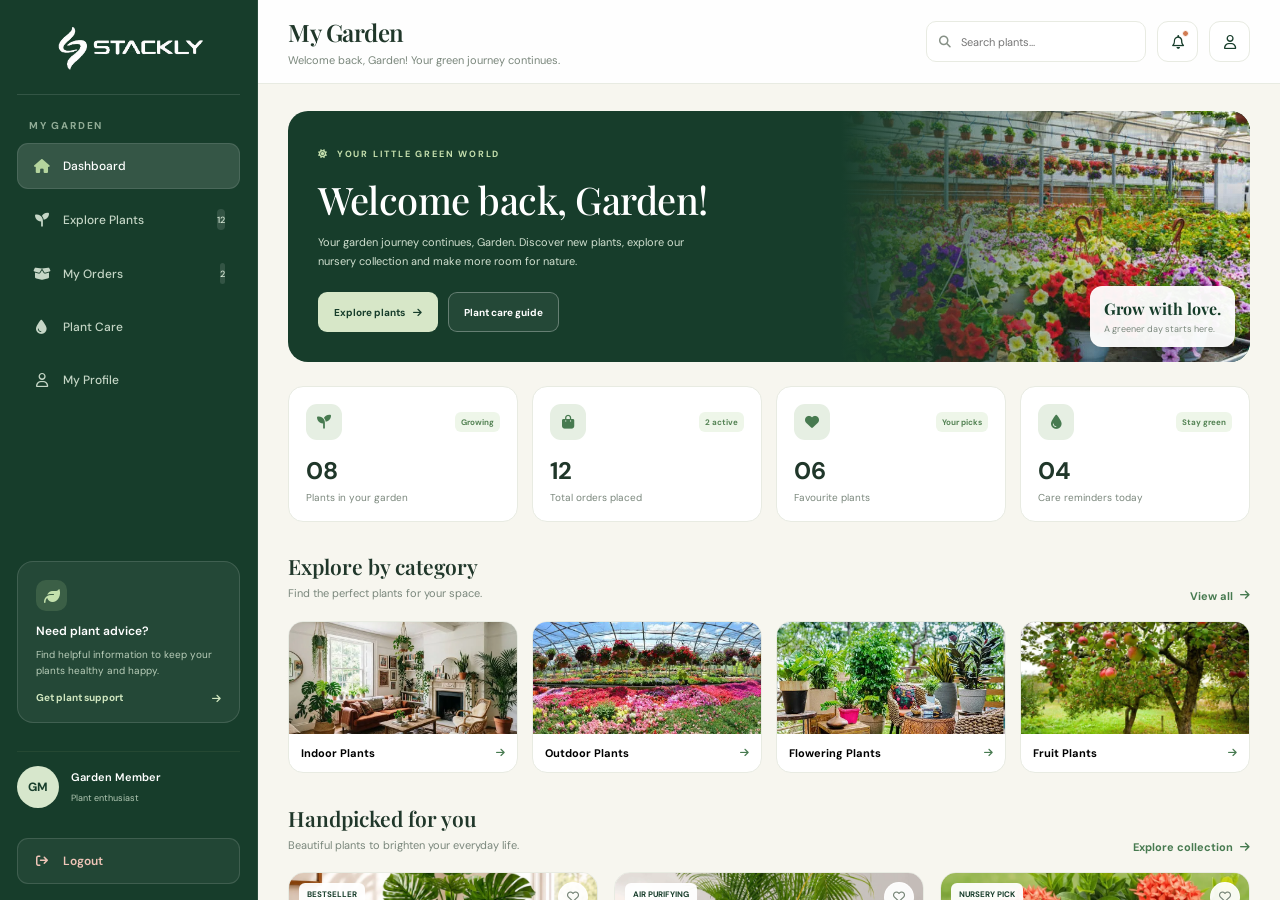
<file: user-dashboard.html>
<!DOCTYPE html>
<html lang="en">
<head>
<meta charset="UTF-8">
<meta name="viewport" content="width=device-width, initial-scale=1.0">

<title>GREENROOTS — My Garden</title>
<meta name="theme-color" content="#173d2b">

<link rel="preconnect" href="https://fonts.googleapis.com">
<link rel="preconnect" href="https://fonts.gstatic.com" crossorigin>
<link href="https://fonts.googleapis.com/css2?family=DM+Sans:wght@400;500;600;700&family=Playfair+Display:wght@500;600;700&display=swap" rel="stylesheet">

<link rel="stylesheet" href="https://cdnjs.cloudflare.com/ajax/libs/font-awesome/6.7.2/css/all.min.css">

<style>
:root {
    --forest: #173d2b;
    --forest-dark: #102d20;
    --green: #477a50;
    --green-light: #e6efe3;
    --leaf: #8db17e;
    --cream: #f7f6ef;
    --white: #fff;
    --text: #20372a;
    --muted: #7a877c;
    --border: #e8ebe2;
    --gold: #d9ae63;
    --shadow: 0 12px 35px rgba(24,56,37,.07);
}

* {
    margin: 0;
    padding: 0;
    box-sizing: border-box;
}

html {
    scroll-behavior: smooth;
}

body {
    font-family: "DM Sans", sans-serif;
    background: var(--cream);
    color: var(--text);
    min-height: 100vh;
}

button, input, select {
    font: inherit;
}

button, a {
    -webkit-tap-highlight-color: transparent;
}

button {
    cursor: pointer;
}

a {
    color: inherit;
    text-decoration: none;
}

img {
    display: block;
    width: 100%;
    object-fit: cover;
}

button:focus-visible, a:focus-visible, input:focus-visible {
    outline: 3px solid var(--leaf);
    outline-offset: 3px;
}

/* =====================================================
   JOINED DASHBOARD LAYOUT
===================================================== */

.dashboard-shell {
    display: grid;
    grid-template-columns: 258px minmax(0,1fr);
    width: 100%;
    height: 100vh;
    min-height: 0;
    overflow: hidden;
    background: var(--cream);
}

/* =====================================================
   FIXED SIDEBAR — ONLY MAIN CONTENT SCROLLS
===================================================== */

.sidebar {
    width: 258px;
    height: 100vh;
    min-height: 0;
    overflow: hidden;
    background: var(--forest);
    color: white;
    padding: 24px 17px 16px;
    display: flex;
    flex-direction: column;
    position: relative;
    z-index: 50;
    border-right: 1px solid rgba(255,255,255,.08);
}

.brand {
    display: flex;
    align-items: center;
    gap: 11px;
    padding: 0 9px 23px;
    border-bottom: 1px solid rgba(255,255,255,.12);
    flex-shrink: 0;
}

.brand-logo {
    width: 43px;
    height: 43px;
    object-fit: contain;
    flex-shrink: 0;
}

.brand-name {
    font-family: "Playfair Display", serif;
    font-size: 20px;
    line-height: 1.15;
    letter-spacing: -.5px;
}

.brand-subtitle {
    display: block;
    margin-top: 5px;
    color: #b8d0b7;
    font-size: 9px;
    letter-spacing: 2.2px;
    font-weight: 600;
}

.sidebar-label {
    padding: 24px 12px 11px;
    color: #91ac96;
    font-size: 10px;
    font-weight: 700;
    letter-spacing: 1.8px;
    text-transform: uppercase;
    flex-shrink: 0;
}

.sidebar-nav {
    display: flex;
    flex-direction: column;
    gap: 5px;
    flex-shrink: 0;
}

.nav-item {
    display: flex;
    align-items: center;
    gap: 12px;
    width: 100%;
    padding: 12px 13px;
    border: 1px solid transparent;
    background: transparent;
    border-radius: 11px;
    color: #c5d6c6;
    font-size: 12px;
    font-weight: 500;
    text-align: left;
    transition: background .2s, color .2s;
}

.nav-item i {
    width: 19px;
    text-align: center;
    font-size: 14px;
}

.nav-item:hover {
    background: rgba(255,255,255,.08);
    color: white;
}

.nav-item.active {
    color: white;
    background: rgba(255,255,255,.13);
    border-color: rgba(255,255,255,.11);
}

.nav-item.active i {
    color: #b4d49d;
}

.nav-count {
    margin-left: auto;
    min-width: 21px;
    height: 21px;
    display: grid;
    place-items: center;
    border-radius: 6px;
    font-size: 9px;
    background: rgba(255,255,255,.12);
    color: #d9ead8;
}

/* SIDEBAR BOTTOM ALWAYS STAYS AT BOTTOM */

.sidebar-bottom {
    margin-top: auto;
    flex-shrink: 0;
    padding-top: 13px;
}

.garden-help {
    padding: 14px;
    border-radius: 14px;
    border: 1px solid rgba(255,255,255,.13);
    background: rgba(255,255,255,.06);
}

.garden-help-icon {
    width: 31px;
    height: 31px;
    border-radius: 10px;
    display: grid;
    place-items: center;
    background: rgba(177,211,151,.17);
    color: #c4e1ad;
    margin-bottom: 10px;
}

.garden-help h4 {
    font-size: 12px;
    font-weight: 600;
    margin-bottom: 5px;
}

.garden-help p {
    font-size: 10px;
    color: #b8cdb9;
    line-height: 1.65;
    margin-bottom: 10px;
}

.help-link {
    display: inline-flex;
    align-items: center;
    gap: 7px;
    color: #d0e6bf;
    font-size: 10px;
    font-weight: 700;
}

.sidebar-profile {
    display: flex;
    align-items: center;
    gap: 10px;
    padding: 14px 5px 12px;
    margin-top: 12px;
    border-top: 1px solid rgba(255,255,255,.12);
}

.profile-avatar {
    width: 36px;
    height: 36px;
    border-radius: 50%;
    display: grid;
    place-items: center;
    background: #d7e7cc;
    color: var(--forest);
    font-size: 12px;
    font-weight: 700;
    flex-shrink: 0;
}

.profile-meta {
    min-width: 0;
    flex: 1;
}

.profile-meta strong {
    display: block;
    font-size: 11px;
    font-weight: 600;
    overflow: hidden;
    text-overflow: ellipsis;
    white-space: nowrap;
}

.profile-meta span {
    display: block;
    color: #b3c9b5;
    font-size: 9px;
    margin-top: 4px;
}

.logout-button {
    width: 100%;
    display: flex;
    align-items: center;
    justify-content: flex-start;
    gap: 12px;
    padding: 12px 13px;
    border: 1px solid rgba(255,255,255,.13);
    border-radius: 11px;
    background: rgba(255,255,255,.05);
    color: #f0c5b8;
    font-size: 12px;
    font-weight: 600;
    transition: background .2s, border-color .2s;
}

.logout-button i {
    width: 19px;
    text-align: center;
}

.logout-button:hover {
    background: rgba(216,104,82,.16);
    border-color: rgba(216,104,82,.3);
}

/* =====================================================
   MAIN AREA
===================================================== */

.main-area {
    min-width: 0;
    min-height: 0;
    height: 100vh;
    display: flex;
    flex-direction: column;
    overflow: hidden;
    background: var(--cream);
}

/* TOPBAR STAYS FIXED */

.topbar {
    min-height: 82px;
    flex-shrink: 0;
    padding: 16px 30px;
    background: rgba(255,255,255,.94);
    border-bottom: 1px solid var(--border);
    display: flex;
    align-items: center;
    justify-content: space-between;
    gap: 20px;
    z-index: 5;
}

.topbar-left {
    display: flex;
    align-items: center;
    gap: 14px;
    min-width: 0;
}

.mobile-menu-button {
    width: 40px;
    height: 40px;
    border: 1px solid var(--border);
    border-radius: 10px;
    background: white;
    color: var(--forest);
    display: none;
    align-items: center;
    justify-content: center;
    font-size: 16px;
    flex-shrink: 0;
}

.page-heading {
    min-width: 0;
}

.page-heading h1 {
    font-family: "Playfair Display", serif;
    font-size: 24px;
    font-weight: 600;
    letter-spacing: -.5px;
}

.page-heading p {
    color: var(--muted);
    font-size: 11px;
    margin-top: 5px;
}

.topbar-right {
    display: flex;
    align-items: center;
    gap: 11px;
}

.search-box {
    width: 220px;
    height: 41px;
    display: flex;
    align-items: center;
    gap: 10px;
    padding: 0 12px;
    border: 1px solid var(--border);
    border-radius: 10px;
    background: white;
    color: #879187;
}

.search-box i {
    font-size: 12px;
}

.search-box input {
    width: 100%;
    min-width: 0;
    border: 0;
    outline: none;
    color: var(--text);
    background: transparent;
    font-size: 11px;
}

.icon-button {
    width: 41px;
    height: 41px;
    position: relative;
    display: grid;
    place-items: center;
    border: 1px solid var(--border);
    border-radius: 11px;
    background: white;
    color: var(--forest);
    font-size: 14px;
}

.notification-dot {
    position: absolute;
    top: 8px;
    right: 8px;
    width: 7px;
    height: 7px;
    background: #d17c53;
    border: 1px solid white;
    border-radius: 50%;
}

/* ONLY THIS AREA SCROLLS */

.content-area {
    flex: 1;
    min-height: 0;
    overflow-y: auto;
    overflow-x: hidden;
    padding: 27px 30px 40px;
    scrollbar-width: thin;
    scrollbar-color: #b6c8b1 transparent;
}

.content-area::-webkit-scrollbar {
    width: 7px;
}

.content-area::-webkit-scrollbar-track {
    background: transparent;
}

.content-area::-webkit-scrollbar-thumb {
    background: #c4d2bf;
    border-radius: 20px;
}

.page-panel {
    display: none;
    animation: panelEnter .3s ease both;
}

.page-panel.active {
    display: block;
}

@keyframes panelEnter {
    from {
        opacity: 0;
        transform: translateY(6px);
    }
    to {
        opacity: 1;
        transform: translateY(0);
    }
}

.section-heading {
    display: flex;
    align-items: flex-end;
    justify-content: space-between;
    gap: 16px;
    margin-bottom: 18px;
}

.section-heading h2 {
    font-family: "Playfair Display", serif;
    font-size: 21px;
    font-weight: 600;
}

.section-heading p {
    margin-top: 5px;
    font-size: 11px;
    color: var(--muted);
    line-height: 1.6;
}

.text-link {
    display: inline-flex;
    align-items: center;
    gap: 7px;
    flex-shrink: 0;
    font-size: 11px;
    font-weight: 700;
    color: var(--green);
    border: 0;
    background: transparent;
}

.text-link:hover {
    color: var(--forest-dark);
}

/* =====================================================
   WELCOME BANNER
===================================================== */

.welcome-banner {
    min-height: 250px;
    position: relative;
    display: grid;
    grid-template-columns: 1.15fr .85fr;
    overflow: hidden;
    border-radius: 20px;
    background: var(--forest);
    color: white;
    isolation: isolate;
    margin-bottom: 24px;
}

.welcome-copy {
    position: relative;
    z-index: 2;
    align-self: center;
    padding: 30px 10px 30px 30px;
}

.eyebrow {
    display: inline-flex;
    align-items: center;
    gap: 8px;
    font-size: 9px;
    font-weight: 700;
    letter-spacing: 1.8px;
    text-transform: uppercase;
    color: #c5dfad;
}

.welcome-copy h2 {
    max-width: 420px;
    font-family: "Playfair Display", serif;
    font-size: clamp(27px, 3vw, 38px);
    line-height: 1.2;
    font-weight: 500;
    letter-spacing: -.5px;
    margin: 15px 0 10px;
}

.welcome-copy p {
    max-width: 380px;
    color: #d1e0d0;
    font-size: 11px;
    line-height: 1.8;
}

.banner-actions {
    display: flex;
    flex-wrap: wrap;
    gap: 10px;
    margin-top: 20px;
}

.btn-primary, .btn-secondary, .btn-light {
    display: inline-flex;
    align-items: center;
    justify-content: center;
    gap: 8px;
    min-height: 40px;
    padding: 0 15px;
    border: 1px solid transparent;
    border-radius: 9px;
    font-size: 10px;
    font-weight: 700;
    transition: transform .2s, background .2s;
}

.btn-primary:hover, .btn-secondary:hover, .btn-light:hover {
    transform: translateY(-2px);
}

.btn-primary {
    background: #d7e7c8;
    color: var(--forest);
}

.btn-primary:hover {
    background: #e7f1dd;
}

.btn-secondary {
    border-color: rgba(255,255,255,.3);
    color: white;
    background: rgba(255,255,255,.06);
}

.btn-secondary:hover {
    background: rgba(255,255,255,.12);
}

.btn-light {
    color: var(--forest);
    background: white;
    border-color: var(--border);
}

.welcome-image {
    position: relative;
    min-width: 0;
    min-height: 250px;
}

.welcome-image::before {
    content: "";
    position: absolute;
    inset: 0;
    z-index: 1;
    background: linear-gradient(90deg,var(--forest),rgba(23,61,43,.22) 55%,transparent);
    pointer-events: none;
}

.welcome-image img {
    position: absolute;
    inset: 0;
    height: 100%;
}

.banner-floating {
    position: absolute;
    z-index: 3;
    right: 15px;
    bottom: 15px;
    padding: 12px 14px;
    background: rgba(255,255,255,.95);
    color: var(--forest);
    border-radius: 12px;
    box-shadow: var(--shadow);
}

.banner-floating strong {
    display: block;
    font-family: "Playfair Display", serif;
    font-size: 16px;
}

.banner-floating span {
    display: block;
    font-size: 9px;
    color: var(--muted);
    margin-top: 4px;
}

/* =====================================================
   STATS
===================================================== */

.stats-grid {
    display: grid;
    grid-template-columns: repeat(4,minmax(0,1fr));
    gap: 14px;
    margin-bottom: 30px;
}

.stat-card {
    min-width: 0;
    padding: 17px;
    background: white;
    border: 1px solid var(--border);
    border-radius: 15px;
}

.stat-top {
    display: flex;
    justify-content: space-between;
    align-items: center;
    gap: 7px;
    margin-bottom: 15px;
}

.stat-icon {
    width: 36px;
    height: 36px;
    border-radius: 11px;
    display: grid;
    place-items: center;
    background: var(--green-light);
    color: var(--green);
    font-size: 14px;
}

.stat-trend {
    font-size: 8px;
    color: #548354;
    font-weight: 700;
    background: #eef6e9;
    border-radius: 6px;
    padding: 5px 6px;
}

.stat-card h3 {
    font-size: 24px;
    font-weight: 700;
    letter-spacing: -.5px;
}

.stat-card p {
    font-size: 10px;
    color: var(--muted);
    margin-top: 5px;
}

/* =====================================================
   CATEGORIES
===================================================== */

.category-grid {
    display: grid;
    grid-template-columns: repeat(4,minmax(0,1fr));
    gap: 14px;
    margin-bottom: 31px;
}

.category-card {
    position: relative;
    overflow: hidden;
    min-width: 0;
    border: 1px solid var(--border);
    border-radius: 15px;
    background: white;
    text-align: left;
    transition: transform .25s, box-shadow .25s;
}

.category-card:hover {
    transform: translateY(-4px);
    box-shadow: var(--shadow);
}

.category-image {
    height: 112px;
    overflow: hidden;
    background: #e8eee4;
}

.category-image img {
    height: 100%;
    transition: transform .4s;
}

.category-card:hover .category-image img {
    transform: scale(1.05);
}

.category-details {
    display: flex;
    align-items: center;
    justify-content: space-between;
    gap: 7px;
    padding: 12px;
}

.category-details strong {
    font-size: 11px;
    font-weight: 700;
}

.category-details span {
    color: var(--green);
    font-size: 10px;
}

/* =====================================================
   PRODUCTS
===================================================== */

.product-grid {
    display: grid;
    grid-template-columns: repeat(3,minmax(0,1fr));
    gap: 16px;
    margin-bottom: 31px;
}

.product-card {
    min-width: 0;
    overflow: hidden;
    border: 1px solid var(--border);
    border-radius: 16px;
    background: white;
    transition: transform .25s, box-shadow .25s;
}

.product-card:hover {
    transform: translateY(-3px);
    box-shadow: var(--shadow);
}

.product-image {
    height: 175px;
    position: relative;
    overflow: hidden;
    background: #e9eee5;
}

.product-image img {
    height: 100%;
    transition: transform .4s;
}

.product-card:hover .product-image img {
    transform: scale(1.05);
}

.product-tag {
    position: absolute;
    top: 10px;
    left: 10px;
    padding: 6px 8px;
    border-radius: 6px;
    background: rgba(255,255,255,.95);
    color: var(--forest);
    font-size: 8px;
    font-weight: 700;
}

.product-heart {
    position: absolute;
    top: 9px;
    right: 9px;
    width: 30px;
    height: 30px;
    display: grid;
    place-items: center;
    border-radius: 50%;
    border: 1px solid rgba(255,255,255,.8);
    background: rgba(255,255,255,.93);
    color: #738274;
    font-size: 12px;
}

.product-info {
    padding: 14px;
}

.product-category {
    font-size: 8px;
    letter-spacing: 1.1px;
    color: var(--green);
    font-weight: 700;
    text-transform: uppercase;
}

.product-info h3 {
    font-family: "Playfair Display", serif;
    font-size: 18px;
    font-weight: 600;
    margin-top: 6px;
}

.product-description {
    margin-top: 6px;
    font-size: 10px;
    color: var(--muted);
    line-height: 1.7;
    min-height: 34px;
}

.product-bottom {
    display: flex;
    align-items: center;
    justify-content: space-between;
    gap: 8px;
    margin-top: 13px;
    padding-top: 12px;
    border-top: 1px solid var(--border);
}

.product-price {
    font-size: 15px;
    font-weight: 700;
    color: var(--forest);
}

.product-price small {
    font-size: 9px;
    font-weight: 500;
    color: var(--muted);
}

.add-button {
    display: inline-flex;
    align-items: center;
    justify-content: center;
    gap: 6px;
    min-height: 33px;
    padding: 0 10px;
    border: 0;
    border-radius: 8px;
    background: var(--forest);
    color: white;
    font-size: 9px;
    font-weight: 700;
}

.add-button:hover {
    background: var(--green);
}

/* =====================================================
   LOWER CONTENT
===================================================== */

.lower-grid {
    display: grid;
    grid-template-columns: 1fr 1fr;
    gap: 18px;
    margin-bottom: 25px;
}

.content-card {
    min-width: 0;
    padding: 20px;
    border: 1px solid var(--border);
    border-radius: 16px;
    background: white;
}

.content-card .section-heading {
    margin-bottom: 16px;
}

.content-card .section-heading h2 {
    font-size: 19px;
}

.care-list {
    display: flex;
    flex-direction: column;
    gap: 15px;
}

.care-item {
    display: flex;
    align-items: flex-start;
    gap: 11px;
}

.care-icon {
    width: 36px;
    height: 36px;
    flex-shrink: 0;
    display: grid;
    place-items: center;
    background: #edf4e8;
    border-radius: 10px;
    color: var(--green);
}

.care-item h4 {
    font-size: 11px;
    margin: 2px 0 5px;
}

.care-item p {
    color: var(--muted);
    font-size: 10px;
    line-height: 1.7;
}

.activity-list {
    display: flex;
    flex-direction: column;
}

.activity-item {
    display: flex;
    align-items: center;
    gap: 11px;
    padding: 12px 0;
    border-bottom: 1px solid var(--border);
}

.activity-item:first-child {
    padding-top: 0;
}

.activity-item:last-child {
    border-bottom: 0;
    padding-bottom: 0;
}

.activity-image {
    width: 47px;
    height: 47px;
    flex-shrink: 0;
    border-radius: 10px;
    overflow: hidden;
    background: #e8eee4;
}

.activity-image img {
    height: 100%;
}

.activity-copy {
    min-width: 0;
    flex: 1;
}

.activity-copy h4 {
    font-size: 10px;
    margin-bottom: 5px;
}

.activity-copy p {
    font-size: 9px;
    line-height: 1.6;
    color: var(--muted);
}

.activity-status {
    align-self: flex-start;
    font-size: 8px;
    font-weight: 700;
    color: #548354;
    background: #edf6e9;
    padding: 6px 7px;
    border-radius: 6px;
    white-space: nowrap;
}

/* =====================================================
   ADDITIONAL GARDEN INSIGHTS
===================================================== */

.garden-insights {
    display: grid;
    grid-template-columns: 1fr 1fr;
    gap: 18px;
    margin-bottom: 24px;
}

.insight-card {
    display: flex;
    align-items: center;
    gap: 17px;
    min-width: 0;
    padding: 20px;
    background: white;
    border: 1px solid var(--border);
    border-radius: 16px;
}

.insight-image {
    width: 95px;
    height: 110px;
    flex-shrink: 0;
    border-radius: 12px;
    overflow: hidden;
    background: #e8eee4;
}

.insight-image img {
    height: 100%;
}

.insight-copy {
    min-width: 0;
}

.insight-copy span {
    color: var(--green);
    font-size: 8px;
    font-weight: 700;
    letter-spacing: 1.2px;
    text-transform: uppercase;
}

.insight-copy h3 {
    font-family: "Playfair Display", serif;
    font-size: 18px;
    line-height: 1.3;
    margin: 7px 0;
}

.insight-copy p {
    font-size: 10px;
    color: var(--muted);
    line-height: 1.7;
    margin-bottom: 11px;
}

/* =====================================================
   OTHER PAGES
===================================================== */

.page-intro {
    padding: 27px;
    border-radius: 18px;
    background: #e7efe1;
    display: flex;
    align-items: center;
    justify-content: space-between;
    gap: 22px;
    margin-bottom: 24px;
}

.page-intro h2 {
    font-family: "Playfair Display", serif;
    font-size: 29px;
    font-weight: 600;
    margin: 10px 0;
}

.page-intro p {
    max-width: 500px;
    color: #687969;
    font-size: 11px;
    line-height: 1.8;
}

.page-intro-art {
    width: 105px;
    height: 105px;
    flex-shrink: 0;
    display: grid;
    place-items: center;
    border-radius: 50%;
    background: rgba(255,255,255,.65);
    color: var(--green);
    font-size: 38px;
}

.filter-row {
    display: flex;
    flex-wrap: wrap;
    gap: 8px;
    margin-bottom: 22px;
}

.filter-button {
    padding: 9px 14px;
    border: 1px solid var(--border);
    border-radius: 8px;
    background: white;
    color: var(--muted);
    font-size: 10px;
    font-weight: 600;
}

.filter-button.active, .filter-button:hover {
    background: var(--forest);
    border-color: var(--forest);
    color: white;
}

/* ORDERS */

.order-list {
    display: flex;
    flex-direction: column;
    gap: 14px;
}

.order-card {
    display: grid;
    grid-template-columns: 75px minmax(0,1fr) auto;
    align-items: center;
    gap: 16px;
    padding: 16px;
    background: white;
    border: 1px solid var(--border);
    border-radius: 15px;
}

.order-image {
    width: 75px;
    height: 75px;
    overflow: hidden;
    border-radius: 11px;
    background: #e9eee5;
}

.order-image img {
    height: 100%;
}

.order-details h3 {
    font-family: "Playfair Display", serif;
    font-size: 17px;
    font-weight: 600;
    margin-bottom: 6px;
}

.order-details p {
    font-size: 10px;
    color: var(--muted);
    line-height: 1.8;
}

.order-status {
    display: inline-block;
    margin-top: 6px;
    padding: 6px 8px;
    border-radius: 6px;
    font-size: 8px;
    font-weight: 700;
    color: #507f48;
    background: #eaf4e5;
}

.order-price {
    text-align: right;
}

.order-price strong {
    display: block;
    font-size: 14px;
    margin-bottom: 9px;
}

.order-price a {
    font-size: 10px;
    font-weight: 700;
    color: var(--green);
}

/* CARE PAGE */

.care-hero {
    min-height: 230px;
    display: grid;
    grid-template-columns: 1fr .8fr;
    align-items: center;
    overflow: hidden;
    border-radius: 18px;
    background: #e4eddd;
    margin-bottom: 25px;
}

.care-hero-copy {
    padding: 28px;
}

.care-hero-copy h2 {
    max-width: 420px;
    font-family: "Playfair Display", serif;
    font-size: 30px;
    line-height: 1.25;
    margin: 12px 0;
}

.care-hero-copy p {
    max-width: 420px;
    color: #687969;
    font-size: 11px;
    line-height: 1.8;
}

.care-hero-image {
    height: 230px;
    min-width: 0;
}

.care-hero-image img {
    height: 100%;
}

.care-guide-grid {
    display: grid;
    grid-template-columns: repeat(3,minmax(0,1fr));
    gap: 15px;
}

.care-guide-card {
    padding: 20px;
    background: white;
    border: 1px solid var(--border);
    border-radius: 15px;
}

.care-guide-number {
    font-family: "Playfair Display", serif;
    font-size: 27px;
    color: #b6c9aa;
    margin-bottom: 13px;
}

.care-guide-card h3 {
    font-family: "Playfair Display", serif;
    font-size: 18px;
    margin: 12px 0 8px;
}

.care-guide-card p {
    font-size: 10px;
    color: var(--muted);
    line-height: 1.8;
}

/* PROFILE PAGE */

.profile-layout {
    display: grid;
    grid-template-columns: 275px minmax(0,1fr);
    gap: 18px;
}

.profile-summary {
    padding: 26px 20px;
    background: white;
    border: 1px solid var(--border);
    border-radius: 17px;
    text-align: center;
}

.profile-large-avatar {
    width: 85px;
    height: 85px;
    display: grid;
    place-items: center;
    border-radius: 50%;
    margin: 0 auto 15px;
    background: #e2edd9;
    color: var(--forest);
    font-size: 27px;
    font-weight: 700;
}

.profile-summary h2 {
    font-family: "Playfair Display", serif;
    font-size: 22px;
    font-weight: 600;
}

.profile-summary > p {
    margin-top: 7px;
    font-size: 10px;
    color: var(--muted);
}

.profile-member-tag {
    display: inline-block;
    margin-top: 14px;
    padding: 8px 10px;
    background: #edf4e8;
    border-radius: 7px;
    color: var(--green);
    font-size: 9px;
    font-weight: 700;
}

.profile-form-card {
    padding: 23px;
    background: white;
    border: 1px solid var(--border);
    border-radius: 17px;
}

.profile-form-card h2 {
    font-family: "Playfair Display", serif;
    font-size: 22px;
    margin-bottom: 7px;
}

.profile-form-card > p {
    color: var(--muted);
    font-size: 10px;
    line-height: 1.7;
    margin-bottom: 20px;
}

.form-grid {
    display: grid;
    grid-template-columns: repeat(2,minmax(0,1fr));
    gap: 15px;
}

.form-field {
    min-width: 0;
}

.form-field label {
    display: block;
    font-size: 10px;
    font-weight: 700;
    margin-bottom: 7px;
}

.form-field input {
    width: 100%;
    height: 42px;
    padding: 0 11px;
    border: 1px solid var(--border);
    border-radius: 9px;
    outline: none;
    background: #fcfcf9;
    color: var(--text);
    font-size: 11px;
}

.form-field input:focus {
    border-color: var(--green);
}

.form-actions {
    margin-top: 19px;
    display: flex;
    flex-wrap: wrap;
    gap: 9px;
}

/* =====================================================
   EMPTY STATE
===================================================== */

.empty-state {
    padding: 35px 20px;
    text-align: center;
    color: var(--muted);
    background: white;
    border: 1px dashed #d9e1d4;
    border-radius: 14px;
    grid-column: 1 / -1;
}

.empty-state i {
    font-size: 26px;
    color: var(--green);
    margin-bottom: 11px;
}

.empty-state h3 {
    color: var(--text);
    font-family: "Playfair Display", serif;
    font-size: 20px;
    margin-bottom: 7px;
}

.empty-state p {
    font-size: 11px;
    line-height: 1.7;
}

/* =====================================================
   MOBILE DRAWER
===================================================== */

.mobile-overlay {
    position: fixed;
    inset: 0;
    z-index: 40;
    background: rgba(11,30,19,.55);
    display: none;
}

.mobile-overlay.active {
    display: block;
}

/* =====================================================
   RESPONSIVE
===================================================== */

@media (max-width: 1200px) {
    .dashboard-shell {
        grid-template-columns: 235px minmax(0,1fr);
    }

    .sidebar {
        width: 235px;
    }

    .content-area {
        padding: 24px;
    }

    .topbar {
        padding: 15px 24px;
    }

    .stats-grid {
        grid-template-columns: repeat(2,minmax(0,1fr));
    }

    .category-grid {
        grid-template-columns: repeat(2,minmax(0,1fr));
    }

    .product-grid {
        grid-template-columns: repeat(2,minmax(0,1fr));
    }

    .product-image {
        height: 190px;
    }
}

@media (max-width: 900px) {
    .dashboard-shell {
        display: block;
        height: 100vh;
        overflow: hidden;
    }

    .sidebar {
        position: fixed;
        top: 0;
        left: 0;
        bottom: 0;
        width: min(285px,86vw);
        height: 100dvh;
        transform: translateX(-105%);
        transition: transform .3s ease;
        z-index: 60;
        box-shadow: 10px 0 35px rgba(0,0,0,.15);
    }

    .sidebar.open {
        transform: translateX(0);
    }

    .main-area {
        width: 100%;
        height: 100vh;
    }

    .mobile-menu-button {
        display: inline-flex;
    }

    .topbar {
        min-height: 75px;
        padding: 13px 19px;
    }

    .page-heading h1 {
        font-size: 21px;
    }

    .content-area {
        padding: 22px 19px 32px;
    }

    .welcome-banner {
        grid-template-columns: 1fr .65fr;
    }

    .welcome-copy {
        padding-left: 23px;
    }

    .welcome-copy h2 {
        font-size: 29px;
    }

    .lower-grid, .garden-insights {
        grid-template-columns: 1fr;
    }

    .profile-layout {
        grid-template-columns: 1fr;
    }

    .care-guide-grid {
        grid-template-columns: repeat(2,minmax(0,1fr));
    }
}

@media (max-width: 600px) {
    .topbar {
        padding: 12px;
        gap: 8px;
    }

    .topbar-left {
        gap: 9px;
    }

    .mobile-menu-button {
        width: 36px;
        height: 36px;
    }

    .page-heading h1 {
        font-size: 18px;
    }

    .page-heading p {
        font-size: 9px;
        margin-top: 3px;
    }

    .topbar-right {
        gap: 6px;
    }

    .search-box {
        display: none;
    }

    .icon-button {
        width: 36px;
        height: 36px;
    }

    .content-area {
        padding: 16px 12px 25px;
    }

    .welcome-banner {
        display: flex;
        flex-direction: column;
    }

    .welcome-copy {
        padding: 23px 19px 20px;
    }

    .welcome-copy h2 {
        font-size: 28px;
        margin-top: 12px;
    }

    .welcome-copy p {
        font-size: 10px;
    }

    .welcome-image {
        min-height: 155px;
    }

    .welcome-image::before {
        background: linear-gradient(180deg,var(--forest),rgba(23,61,43,.02) 75%);
    }

    .banner-floating {
        right: 11px;
        bottom: 11px;
        padding: 9px 11px;
    }

    .stats-grid {
        gap: 9px;
        margin-bottom: 25px;
    }

    .stat-card {
        padding: 13px;
    }

    .stat-top {
        margin-bottom: 11px;
    }

    .stat-icon {
        width: 31px;
        height: 31px;
    }

    .stat-trend {
        font-size: 7px;
        padding: 4px;
    }

    .stat-card h3 {
        font-size: 21px;
    }

    .stat-card p {
        font-size: 9px;
        line-height: 1.5;
    }

    .section-heading {
        align-items: flex-start;
        margin-bottom: 14px;
    }

    .section-heading h2 {
        font-size: 19px;
    }

    .section-heading p {
        font-size: 10px;
    }

    .text-link {
        font-size: 9px;
        gap: 5px;
        margin-top: 5px;
    }

    .category-grid {
        gap: 9px;
        margin-bottom: 26px;
    }

    .category-image {
        height: 100px;
    }

    .category-details {
        padding: 10px;
    }

    .category-details strong {
        font-size: 9px;
    }

    .product-grid {
        grid-template-columns: repeat(2,minmax(0,1fr));
        gap: 10px;
        margin-bottom: 27px;
    }

    .product-image {
        height: 135px;
    }

    .product-info {
        padding: 10px;
    }

    .product-info h3 {
        font-size: 15px;
    }

    .product-description {
        font-size: 9px;
        min-height: 45px;
    }

    .product-bottom {
        align-items: flex-start;
        flex-direction: column;
        gap: 8px;
    }

    .product-price {
        font-size: 14px;
    }

    .add-button {
        width: 100%;
        min-height: 32px;
    }

    .content-card {
        padding: 15px;
    }

    .content-card .section-heading h2 {
        font-size: 17px;
    }

    .insight-card {
        padding: 13px;
        gap: 12px;
    }

    .insight-image {
        width: 78px;
        height: 95px;
    }

    .insight-copy h3 {
        font-size: 16px;
    }

    .page-intro {
        padding: 20px;
    }

    .page-intro h2 {
        font-size: 24px;
    }

    .page-intro-art {
        width: 65px;
        height: 65px;
        font-size: 25px;
    }

    .care-hero {
        grid-template-columns: 1fr;
    }

    .care-hero-copy {
        padding: 21px;
    }

    .care-hero-copy h2 {
        font-size: 26px;
    }

    .care-hero-image {
        height: 155px;
    }

    .care-guide-grid {
        grid-template-columns: 1fr;
    }

    .order-card {
        grid-template-columns: 60px minmax(0,1fr);
        gap: 11px;
        padding: 12px;
    }

    .order-image {
        width: 60px;
        height: 68px;
    }

    .order-details h3 {
        font-size: 15px;
    }

    .order-price {
        grid-column: 2;
        display: flex;
        align-items: center;
        justify-content: space-between;
        text-align: left;
        gap: 10px;
        border-top: 1px solid var(--border);
        padding-top: 9px;
    }

    .order-price strong {
        margin-bottom: 0;
    }

    .form-grid {
        grid-template-columns: 1fr;
        gap: 13px;
    }

    .profile-form-card {
        padding: 17px;
    }
}

@media (max-height: 700px) and (min-width: 901px) {
    .sidebar {
        padding-top: 15px;
        padding-bottom: 10px;
    }

    .brand {
        padding-bottom: 14px;
    }

    .sidebar-label {
        padding-top: 15px;
    }

    .nav-item {
        padding-top: 9px;
        padding-bottom: 9px;
    }

    .garden-help {
        padding: 10px;
    }

    .garden-help-icon {
        display: none;
    }

    .garden-help p {
        margin-bottom: 6px;
    }

    .sidebar-profile {
        margin-top: 7px;
        padding-top: 9px;
        padding-bottom: 8px;
    }

    .logout-button {
        padding-top: 9px;
        padding-bottom: 9px;
    }
}

@media (prefers-reduced-motion: reduce) {
    *, *::before, *::after {
        scroll-behavior: auto !important;
        animation-duration: .01ms !important;
        animation-iteration-count: 1 !important;
        transition-duration: .01ms !important;
    }
}


/* BRAND LOGO SIZE */

.brand {
    display: inline-flex;
    align-items: center;
    justify-content: center;

    flex-shrink: 0;
}

.brand-logo {
    display: block;

    width: 180px;
    height: 75px;

    object-fit: contain;

    max-width: none;
}




/* =========================================
   GREENROOTS DASHBOARD — MOBILE SIDEBAR FIX
========================================= */

/* Sidebar Base */
.sidebar {
    display: flex;
    flex-direction: column;
    min-height: 100vh;
    height: 100vh;
    height: 100dvh;
    overflow-x: hidden;
    overflow-y: auto;
    box-sizing: border-box;
    scrollbar-width: thin;
    scrollbar-color: #c8d8c2 transparent;
}

/* Logo */
.sidebar .brand {
    display: flex;
    align-items: center;
    flex-shrink: 0;
}

.sidebar .brand-logo {
    display: block;
    width: 155px;
    max-width: 100%;
    height: auto;
    object-fit: contain;
}

/* Sidebar Label */
.sidebar .sidebar-label {
    flex-shrink: 0;
}

/* Navigation */
.sidebar .sidebar-nav {
    display: flex;
    flex-direction: column;
    gap: 7px;
    flex-shrink: 0;
}

.sidebar .nav-item {
    display: flex;
    align-items: center;
    gap: 12px;
    width: 100%;
    min-height: 46px;
    padding: 12px 14px;
    box-sizing: border-box;
    text-align: left;
    flex-shrink: 0;
}

.sidebar .nav-item span {
    min-width: 0;
}

.sidebar .nav-item .nav-count {
    margin-left: auto;
    flex-shrink: 0;
}

/* Bottom Area */
.sidebar .sidebar-bottom {
    display: flex;
    flex-direction: column;
    gap: 16px;
    width: 100%;
    margin-top: auto;
    padding-top: 24px;
    flex-shrink: 0;
    box-sizing: border-box;
}

/* Plant Support Card */
.sidebar .garden-help {
    width: 100%;
    padding: 18px;
    box-sizing: border-box;
    border-radius: 16px;
}

.sidebar .garden-help-icon {
    display: flex;
    align-items: center;
    justify-content: center;
}

.sidebar .garden-help h4 {
    margin: 12px 0 8px;
}

.sidebar .garden-help p {
    margin: 0 0 12px;
    line-height: 1.6;
    overflow-wrap: anywhere;
}

.sidebar .help-link {
    display: flex;
    align-items: center;
    justify-content: space-between;
    gap: 10px;
    flex-wrap: wrap;
}

/* User Profile */
.sidebar .sidebar-profile {
    display: flex;
    align-items: center;
    gap: 12px;
    width: 100%;
    min-width: 0;
    padding: 14px 0;
    border-top: 1px solid rgba(100, 120, 90, 0.18);
    box-sizing: border-box;
    flex-shrink: 0;
}

.sidebar .profile-avatar {
    display: flex;
    align-items: center;
    justify-content: center;
    width: 42px;
    height: 42px;
    min-width: 42px;
    border-radius: 50%;
    flex-shrink: 0;
}

.sidebar .profile-meta {
    display: flex;
    flex-direction: column;
    gap: 4px;
    min-width: 0;
    flex: 1;
}

.sidebar .profile-meta strong,
.sidebar .profile-meta span {
    overflow: hidden;
    text-overflow: ellipsis;
    white-space: nowrap;
}

/* Logout Button */
.sidebar .logout-button {
    display: flex;
    align-items: center;
    justify-content: flex-start;
    gap: 12px;
    width: 100%;
    min-height: 46px;
    padding: 12px 14px;
    margin: 0;
    box-sizing: border-box;
    flex-shrink: 0;
    cursor: pointer;
}

/* =========================================
   TABLET VIEW
========================================= */

@media (max-width: 1024px) {

    .sidebar {
        width: 260px;
        max-width: 85vw;
        padding: 24px 18px;
    }

    .sidebar .brand-logo {
        width: 140px;
    }

    .sidebar .sidebar-bottom {
        gap: 14px;
        padding-top: 20px;
    }

    .sidebar .garden-help {
        padding: 16px;
    }
}

/* =========================================
   MOBILE VIEW
========================================= */

@media (max-width: 767px) {

    /* Sidebar scrolling */
    .sidebar {
        position: fixed;
        top: 0;
        left: 0;

        width: min(300px, 85vw);
        max-width: 85vw;

        height: 100vh;
        height: 100dvh;
        min-height: 0;

        padding: 22px 18px;
        padding-bottom: max(22px, env(safe-area-inset-bottom));

        overflow-x: hidden;
        overflow-y: auto;
        overscroll-behavior-y: contain;
        -webkit-overflow-scrolling: touch;

        z-index: 1000;
        box-sizing: border-box;
    }

    /* Logo */
    .sidebar .brand {
        margin-bottom: 24px;
    }

    .sidebar .brand-logo {
        width: 135px;
        height: auto;
    }

    /* Section label */
    .sidebar .sidebar-label {
        margin-bottom: 12px;
        font-size: 11px;
        letter-spacing: 1.5px;
    }

    /* Navigation */
    .sidebar .sidebar-nav {
        gap: 6px;
    }

    .sidebar .nav-item {
        min-height: 46px;
        padding: 12px;
        gap: 11px;
        font-size: 14px;
    }

    .sidebar .nav-item i {
        width: 20px;
        flex-shrink: 0;
        text-align: center;
    }

    /* Bottom content must not disappear */
    .sidebar .sidebar-bottom {
        position: relative;
        width: 100%;
        height: auto;
        min-height: max-content;

        margin-top: 24px;
        padding-top: 0;
        padding-bottom: 4px;

        gap: 14px;
        flex-shrink: 0;
    }

    /* Plant advice */
    .sidebar .garden-help {
        display: block;
        padding: 16px;
        margin: 0;
    }

    .sidebar .garden-help h4 {
        font-size: 14px;
        line-height: 1.4;
    }

    .sidebar .garden-help p {
        font-size: 12px;
        line-height: 1.6;
    }

    .sidebar .help-link {
        font-size: 12px;
        gap: 8px;
    }

    /* Profile */
    .sidebar .sidebar-profile {
        display: flex;
        padding: 14px 0;
        margin: 0;
        gap: 10px;
    }

    .sidebar .profile-avatar {
        width: 40px;
        height: 40px;
        min-width: 40px;
    }

    .sidebar .profile-meta strong {
        font-size: 13px;
    }

    .sidebar .profile-meta span {
        font-size: 11px;
    }

    /* Logout always remains in sidebar flow */
    .sidebar .logout-button {
        display: flex;
        min-height: 46px;
        padding: 12px;
        margin: 0;
        font-size: 14px;
    }
}

/* =========================================
   SMALL MOBILE
========================================= */

@media (max-width: 380px) {

    .sidebar {
        width: 280px;
        max-width: 88vw;
        padding: 18px 14px;
        padding-bottom: max(18px, env(safe-area-inset-bottom));
    }

    .sidebar .brand-logo {
        width: 125px;
    }

    .sidebar .sidebar-bottom {
        gap: 12px;
    }

    .sidebar .garden-help {
        padding: 14px;
    }
}

/* =========================================
   SHORT MOBILE SCREENS
========================================= */

@media (max-width: 767px) and (max-height: 700px) {

    .sidebar {
        padding-top: 16px;
    }

    .sidebar .brand {
        margin-bottom: 18px;
    }

    .sidebar .sidebar-bottom {
        margin-top: 18px;
    }

    .sidebar .garden-help {
        padding: 13px;
    }
}


</style>
</head>

<body>

<div class="dashboard-shell">

    <!-- SIDEBAR -->

    <aside class="sidebar" id="sidebar">

        <a href="index.html" class="brand" aria-label="Greenroots Home">
            <img src="assets/logo.webp" alt="Greenroots Logo" class="brand-logo">

            
        </a>

        <div class="sidebar-label">MY GARDEN</div>

        <nav class="sidebar-nav" aria-label="Dashboard navigation">

            <button class="nav-item active"
                    data-page="dashboard"
                    data-title="My Garden">
                <i class="fa-solid fa-house"></i>
                <span>Dashboard</span>
            </button>

            <button class="nav-item"
                    data-page="explore"
                    data-title="Explore Plants">
                <i class="fa-solid fa-seedling"></i>
                <span>Explore Plants</span>
                <span class="nav-count">12</span>
            </button>

            <button class="nav-item"
                    data-page="orders"
                    data-title="My Orders">
                <i class="fa-solid fa-box-open"></i>
                <span>My Orders</span>
                <span class="nav-count">2</span>
            </button>

            <button class="nav-item"
                    data-page="care"
                    data-title="Plant Care">
                <i class="fa-solid fa-droplet"></i>
                <span>Plant Care</span>
            </button>

            <button class="nav-item"
                    data-page="profile"
                    data-title="My Profile">
                <i class="fa-regular fa-user"></i>
                <span>My Profile</span>
            </button>

        </nav>

        <!-- BOTTOM AREA -->

        <div class="sidebar-bottom">

            <div class="garden-help">
                <div class="garden-help-icon">
                    <i class="fa-solid fa-leaf"></i>
                </div>

                <h4>Need plant advice?</h4>

                <p>Find helpful information to keep your plants healthy and happy.</p>

                <a href="404.html" class="help-link">
                    Get plant support
                    <i class="fa-solid fa-arrow-right"></i>
                </a>
            </div>

            <div class="sidebar-profile">
                <div class="profile-avatar" id="sidebarAvatar">GM</div>

                <div class="profile-meta">
                    <strong id="sidebarUserName">Garden Member</strong>
                    <span>Plant enthusiast</span>
                </div>
            </div>

            <button class="logout-button" id="logoutButton">
                <i class="fa-solid fa-arrow-right-from-bracket"></i>
                <span>Logout</span>
            </button>

        </div>

    </aside>

    <div class="mobile-overlay" id="mobileOverlay"></div>

    <!-- MAIN CONTENT -->

    <main class="main-area">

        <header class="topbar">

            <div class="topbar-left">

                <button class="mobile-menu-button"
                        id="mobileMenuButton"
                        aria-label="Open navigation"
                        aria-expanded="false">
                    <i class="fa-solid fa-bars"></i>
                </button>

                <div class="page-heading">
                    <h1 id="pageTitle">My Garden</h1>
                    <p id="pageSubtitle">Welcome back! Your green journey continues.</p>
                </div>

            </div>

            <div class="topbar-right">

                <label class="search-box">
                    <i class="fa-solid fa-magnifying-glass"></i>
                    <input type="search"
                           id="globalSearch"
                           placeholder="Search plants..."
                           aria-label="Search plants">
                </label>

                <button class="icon-button"
                        aria-label="Notifications"
                        onclick="window.location.href='404.html'">
                    <i class="fa-regular fa-bell"></i>
                    <span class="notification-dot"></span>
                </button>

                <button class="icon-button"
                        aria-label="My profile"
                        data-open-page="profile">
                    <i class="fa-regular fa-user"></i>
                </button>

            </div>

        </header>

        <div class="content-area">

            <!-- ==========================================
                 DASHBOARD
            =========================================== -->

            <section class="page-panel active" id="page-dashboard">

                <div class="welcome-banner">

                    <div class="welcome-copy">

                        <span class="eyebrow">
                            <i class="fa-solid fa-sun"></i>
                            YOUR LITTLE GREEN WORLD
                        </span>

                        <h2 id="welcomeHeading">Welcome back! Grow something beautiful.</h2>

                        <p id="welcomeDescription">
                            Your garden journey continues. Discover new plants,
                            explore our nursery collection and make more room for nature.
                        </p>

                        <div class="banner-actions">

                            <button class="btn-primary" data-open-page="explore">
                                Explore plants
                                <i class="fa-solid fa-arrow-right"></i>
                            </button>

                            <button class="btn-secondary" data-open-page="care">
                                Plant care guide
                            </button>

                        </div>

                    </div>

                    <div class="welcome-image">
                        <img src="assets/a1.webp"
                             alt="Beautiful green nursery garden">

                        <div class="banner-floating">
                            <strong>Grow with love.</strong>
                            <span>A greener day starts here.</span>
                        </div>
                    </div>

                </div>

                <!-- STATS -->

                <div class="stats-grid">

                    <article class="stat-card">
                        <div class="stat-top">
                            <div class="stat-icon"><i class="fa-solid fa-seedling"></i></div>
                            <span class="stat-trend">Growing</span>
                        </div>
                        <h3>08</h3>
                        <p>Plants in your garden</p>
                    </article>

                    <article class="stat-card">
                        <div class="stat-top">
                            <div class="stat-icon"><i class="fa-solid fa-bag-shopping"></i></div>
                            <span class="stat-trend">2 active</span>
                        </div>
                        <h3>12</h3>
                        <p>Total orders placed</p>
                    </article>

                    <article class="stat-card">
                        <div class="stat-top">
                            <div class="stat-icon"><i class="fa-solid fa-heart"></i></div>
                            <span class="stat-trend">Your picks</span>
                        </div>
                        <h3>06</h3>
                        <p>Favourite plants</p>
                    </article>

                    <article class="stat-card">
                        <div class="stat-top">
                            <div class="stat-icon"><i class="fa-solid fa-droplet"></i></div>
                            <span class="stat-trend">Stay green</span>
                        </div>
                        <h3>04</h3>
                        <p>Care reminders today</p>
                    </article>

                </div>

                <!-- CATEGORIES -->

                <div class="section-heading">
                    <div>
                        <h2>Explore by category</h2>
                        <p>Find the perfect plants for your space.</p>
                    </div>

                    <button class="text-link" data-open-page="explore">
                        View all <i class="fa-solid fa-arrow-right"></i>
                    </button>
                </div>

                <div class="category-grid">

                    <button class="category-card"
                            data-open-page="explore"
                            data-filter="Indoor">
                        <div class="category-image">
                            <img src="assets/p8.webp" alt="Indoor plants">
                        </div>
                        <div class="category-details">
                            <strong>Indoor Plants</strong>
                            <span><i class="fa-solid fa-arrow-right"></i></span>
                        </div>
                    </button>

                    <button class="category-card"
                            data-open-page="explore"
                            data-filter="Outdoor">
                        <div class="category-image">
                            <img src="assets/h20.webp" alt="Outdoor plants">
                        </div>
                        <div class="category-details">
                            <strong>Outdoor Plants</strong>
                            <span><i class="fa-solid fa-arrow-right"></i></span>
                        </div>
                    </button>

                    <button class="category-card"
                            data-open-page="explore"
                            data-filter="Flowering">
                        <div class="category-image">
                            <img src="assets/p11.webp" alt="Flowering plants">
                        </div>
                        <div class="category-details">
                            <strong>Flowering Plants</strong>
                            <span><i class="fa-solid fa-arrow-right"></i></span>
                        </div>
                    </button>

                    <button class="category-card"
                            data-open-page="explore"
                            data-filter="Fruit">
                        <div class="category-image">
                            <img src="assets/p7.webp" alt="Fruit plants">
                        </div>
                        <div class="category-details">
                            <strong>Fruit Plants</strong>
                            <span><i class="fa-solid fa-arrow-right"></i></span>
                        </div>
                    </button>

                </div>

                <!-- RECOMMENDED PLANTS -->

                <div class="section-heading">
                    <div>
                        <h2>Handpicked for you</h2>
                        <p>Beautiful plants to brighten your everyday life.</p>
                    </div>

                    <button class="text-link" data-open-page="explore">
                        Explore collection <i class="fa-solid fa-arrow-right"></i>
                    </button>
                </div>

                <div class="product-grid">

                    <article class="product-card" data-category="Indoor">
                        <div class="product-image">
                            <img src="assets/h6.webp" alt="Monstera Deliciosa">
                            <span class="product-tag">BESTSELLER</span>
                            <button class="product-heart" aria-label="View Monstera details"
                                    onclick="window.location.href='404.html'">
                                <i class="fa-regular fa-heart"></i>
                            </button>
                        </div>
                        <div class="product-info">
                            <span class="product-category">Indoor collection</span>
                            <h3>Monstera Deliciosa</h3>
                            <p class="product-description">Bold tropical leaves for a fresh, modern interior.</p>
                            <div class="product-bottom">
                                <div class="product-price">₹499 <small>/ plant</small></div>
                                <button class="add-button" onclick="window.location.href='404.html'">
                                    View plant <i class="fa-solid fa-arrow-right"></i>
                                </button>
                            </div>
                        </div>
                    </article>

                    <article class="product-card" data-category="Indoor">
                        <div class="product-image">
                            <img src="assets/h7.webp" alt="Areca Palm">
                            <span class="product-tag">AIR PURIFYING</span>
                            <button class="product-heart" aria-label="View Areca Palm details"
                                    onclick="window.location.href='404.html'">
                                <i class="fa-regular fa-heart"></i>
                            </button>
                        </div>
                        <div class="product-info">
                            <span class="product-category">Indoor collection</span>
                            <h3>Areca Palm</h3>
                            <p class="product-description">Graceful green fronds that bring tropical freshness.</p>
                            <div class="product-bottom">
                                <div class="product-price">₹399 <small>/ plant</small></div>
                                <button class="add-button" onclick="window.location.href='404.html'">
                                    View plant <i class="fa-solid fa-arrow-right"></i>
                                </button>
                            </div>
                        </div>
                    </article>

                    <article class="product-card" data-category="Flowering">
                        <div class="product-image">
                            <img src="assets/h8.webp" alt="Flowering plant">
                            <span class="product-tag">NURSERY PICK</span>
                            <button class="product-heart" aria-label="View flowering plant details"
                                    onclick="window.location.href='404.html'">
                                <i class="fa-regular fa-heart"></i>
                            </button>
                        </div>
                        <div class="product-info">
                            <span class="product-category">Flowering collection</span>
                            <h3>Garden Bloom</h3>
                            <p class="product-description">Colourful blooms to make your garden feel alive.</p>
                            <div class="product-bottom">
                                <div class="product-price">₹299 <small>/ plant</small></div>
                                <button class="add-button" onclick="window.location.href='404.html'">
                                    View plant <i class="fa-solid fa-arrow-right"></i>
                                </button>
                            </div>
                        </div>
                    </article>

                </div>

                <!-- CARE REMINDERS -->

                <div class="lower-grid">

                    <section class="content-card">
                        <div class="section-heading">
                            <div>
                                <h2>Today's care reminders</h2>
                                <p>Small habits make a greener garden.</p>
                            </div>
                        </div>

                        <div class="care-list">

                            <div class="care-item">
                                <div class="care-icon"><i class="fa-solid fa-droplet"></i></div>
                                <div>
                                    <h4>Check soil moisture</h4>
                                    <p>Check the soil before watering your plants. Water according to each plant's needs.</p>
                                </div>
                            </div>

                            <div class="care-item">
                                <div class="care-icon"><i class="fa-solid fa-sun"></i></div>
                                <div>
                                    <h4>Review sunlight</h4>
                                    <p>Make sure your plants receive suitable light throughout the day.</p>
                                </div>
                            </div>

                            <div class="care-item">
                                <div class="care-icon"><i class="fa-solid fa-leaf"></i></div>
                                <div>
                                    <h4>Inspect the leaves</h4>
                                    <p>Look for dry leaves, dust or early signs of pests.</p>
                                </div>
                            </div>

                            <button class="text-link" data-open-page="care">
                                View plant care guide <i class="fa-solid fa-arrow-right"></i>
                            </button>

                        </div>
                    </section>

                    <section class="content-card">
                        <div class="section-heading">
                            <div>
                                <h2>Recent activity</h2>
                                <p>Your latest nursery updates.</p>
                            </div>
                            <button class="text-link" data-open-page="orders">View orders</button>
                        </div>

                        <div class="activity-list">

                            <div class="activity-item">
                                <div class="activity-image">
                                    <img src="assets/p4.webp" alt="Monstera">
                                </div>
                                <div class="activity-copy">
                                    <h4>Monstera Deliciosa</h4>
                                    <p>Order GR-1024 · 08 Oct 2026</p>
                                </div>
                                <span class="activity-status">Delivered</span>
                            </div>

                            <div class="activity-item">
                                <div class="activity-image">
                                    <img src="assets/p5.webp" alt="Areca Palm">
                                </div>
                                <div class="activity-copy">
                                    <h4>Areca Palm</h4>
                                    <p>Order GR-1025 · 10 Oct 2026</p>
                                </div>
                                <span class="activity-status">In transit</span>
                            </div>

                            <div class="activity-item">
                                <div class="activity-image">
                                    <img src="assets/p8.webp" alt="Garden Bloom">
                                </div>
                                <div class="activity-copy">
                                    <h4>Garden Bloom</h4>
                                    <p>New addition to the nursery collection</p>
                                </div>
                                <span class="activity-status">New</span>
                            </div>

                        </div>
                    </section>

                </div>

                <!-- GARDENING INSIGHTS -->

                <div class="section-heading">
                    <div>
                        <h2>Grow your knowledge</h2>
                        <p>Make your garden journey more rewarding.</p>
                    </div>
                </div>

                <div class="garden-insights">

                    <article class="insight-card">
                        <div class="insight-image">
                            <img src="assets/p10.webp" alt="Plant care">
                        </div>
                        <div class="insight-copy">
                            <span>PLANT CARE</span>
                            <h3>Healthy plants begin with healthy roots.</h3>
                            <p>Learn about soil, watering and the little things that help your plants grow.</p>
                            <button class="text-link" data-open-page="care">
                                Read care tips <i class="fa-solid fa-arrow-right"></i>
                            </button>
                        </div>
                    </article>

                    <article class="insight-card">
                        <div class="insight-image">
                            <img src="assets/p14.webp" alt="Indoor greenery">
                        </div>
                        <div class="insight-copy">
                            <span>GREEN LIVING</span>
                            <h3>Bring the beauty of nature indoors.</h3>
                            <p>Discover green companions that can make your living space feel fresh.</p>
                            <button class="text-link" data-open-page="explore">
                                Discover plants <i class="fa-solid fa-arrow-right"></i>
                            </button>
                        </div>
                    </article>

                </div>

                <!-- SEASONAL COLLECTION -->

                <div class="welcome-banner">
                    <div class="welcome-copy">
                        <span class="eyebrow">
                            <i class="fa-solid fa-leaf"></i>
                            THE GREENROOTS COLLECTION
                        </span>
                        <h2>Make room for a little more green.</h2>
                        <p>
                            Explore leafy favourites, colourful blooms and new
                            additions selected for your garden.
                        </p>
                        <div class="banner-actions">
                            <button class="btn-primary" data-open-page="explore">
                                Explore the collection
                                <i class="fa-solid fa-arrow-right"></i>
                            </button>
                        </div>
                    </div>
                    <div class="welcome-image">
                        <img src="assets/p11.webp" alt="Outdoor nursery collection">
                    </div>
                </div>

            </section>

            <!-- ==========================================
                 EXPLORE PLANTS
            =========================================== -->

            <section class="page-panel" id="page-explore">

                <div class="page-intro">
                    <div>
                        <span class="eyebrow" style="color:var(--green);">
                            <i class="fa-solid fa-seedling"></i>
                            OUR PLANT COLLECTION
                        </span>
                        <h2>Find your next green companion.</h2>
                        <p>Discover indoor greenery, outdoor favourites, colourful blooms and fruit plants for your home and garden.</p>
                    </div>
                    <div class="page-intro-art">
                        <i class="fa-solid fa-leaf"></i>
                    </div>
                </div>

                <div class="filter-row" id="plantFilters">
                    <button class="filter-button active" data-filter="All">All plants</button>
                    <button class="filter-button" data-filter="Indoor">Indoor</button>
                    <button class="filter-button" data-filter="Outdoor">Outdoor</button>
                    <button class="filter-button" data-filter="Flowering">Flowering</button>
                    <button class="filter-button" data-filter="Fruit">Fruit plants</button>
                </div>

                <div class="section-heading">
                    <div>
                        <h2>Discover our plants</h2>
                        <p>Explore our curated nursery collection.</p>
                    </div>
                </div>

                <div class="product-grid" id="exploreProductGrid">

                    <article class="product-card" data-category="Indoor">
                        <div class="product-image">
                            <img src="assets/h6.webp" alt="Monstera">
                            <span class="product-tag">POPULAR</span>
                        </div>
                        <div class="product-info">
                            <span class="product-category">Indoor</span>
                            <h3>Monstera Deliciosa</h3>
                            <p class="product-description">Statement foliage for your living space.</p>
                            <div class="product-bottom">
                                <div class="product-price">₹499</div>
                                <button class="add-button" onclick="window.location.href='404.html'">View plant <i class="fa-solid fa-arrow-right"></i></button>
                            </div>
                        </div>
                    </article>

                    <article class="product-card" data-category="Indoor">
                        <div class="product-image">
                            <img src="assets/h7.webp" alt="Areca Palm">
                            <span class="product-tag">EASY CARE</span>
                        </div>
                        <div class="product-info">
                            <span class="product-category">Indoor</span>
                            <h3>Areca Palm</h3>
                            <p class="product-description">Elegant fronds for a refreshing atmosphere.</p>
                            <div class="product-bottom">
                                <div class="product-price">₹399</div>
                                <button class="add-button" onclick="window.location.href='404.html'">View plant <i class="fa-solid fa-arrow-right"></i></button>
                            </div>
                        </div>
                    </article>

                    <article class="product-card" data-category="Flowering">
                        <div class="product-image">
                            <img src="assets/c2.webp" alt="Flowering plant">
                            <span class="product-tag">BLOOMING</span>
                        </div>
                        <div class="product-info">
                            <span class="product-category">Flowering</span>
                            <h3>Garden Bloom</h3>
                            <p class="product-description">Bright flowers for colourful garden corners.</p>
                            <div class="product-bottom">
                                <div class="product-price">₹299</div>
                                <button class="add-button" onclick="window.location.href='404.html'">View plant <i class="fa-solid fa-arrow-right"></i></button>
                            </div>
                        </div>
                    </article>

                    <article class="product-card" data-category="Outdoor">
                        <div class="product-image">
                            <img src="assets/c1.webp" alt="Outdoor plant">
                            <span class="product-tag">GARDEN PICK</span>
                        </div>
                        <div class="product-info">
                            <span class="product-category">Outdoor</span>
                            <h3>Garden Green</h3>
                            <p class="product-description">Fresh foliage for your outdoor spaces.</p>
                            <div class="product-bottom">
                                <div class="product-price">₹349</div>
                                <button class="add-button" onclick="window.location.href='404.html'">View plant <i class="fa-solid fa-arrow-right"></i></button>
                            </div>
                        </div>
                    </article>

                    <article class="product-card" data-category="Fruit">
                        <div class="product-image">
                            <img src="assets/a18.webp" alt="Fruit plant">
                            <span class="product-tag">GROW YOUR OWN</span>
                        </div>
                        <div class="product-info">
                            <span class="product-category">Fruit</span>
                            <h3>Fruit Sapling</h3>
                            <p class="product-description">Start growing your own little fruit garden.</p>
                            <div class="product-bottom">
                                <div class="product-price">₹249</div>
                                <button class="add-button" onclick="window.location.href='404.html'">View plant <i class="fa-solid fa-arrow-right"></i></button>
                            </div>
                        </div>
                    </article>

                    <article class="product-card" data-category="Outdoor">
                        <div class="product-image">
                            <img src="assets/h4.webp" alt="Garden foliage">
                            <span class="product-tag">NURSERY PICK</span>
                        </div>
                        <div class="product-info">
                            <span class="product-category">Outdoor</span>
                            <h3>Garden Foliage</h3>
                            <p class="product-description">Beautiful foliage for a lush outdoor setting.</p>
                            <div class="product-bottom">
                                <div class="product-price">₹299</div>
                                <button class="add-button" onclick="window.location.href='404.html'">View plant <i class="fa-solid fa-arrow-right"></i></button>
                            </div>
                        </div>
                    </article>

                </div>

            </section>

            <!-- ==========================================
                 MY ORDERS
            =========================================== -->

            <section class="page-panel" id="page-orders">

                <div class="page-intro">
                    <div>
                        <span class="eyebrow" style="color:var(--green);">
                            <i class="fa-solid fa-box-open"></i>
                            YOUR NURSERY PURCHASES
                        </span>
                        <h2>Your plants are on their way.</h2>
                        <p>Review your recent purchases and check the current status of your nursery orders.</p>
                    </div>
                    <div class="page-intro-art">
                        <i class="fa-solid fa-truck-fast"></i>
                    </div>
                </div>

                <div class="stats-grid">
                    <article class="stat-card">
                        <div class="stat-top"><div class="stat-icon"><i class="fa-solid fa-box"></i></div></div>
                        <h3>12</h3><p>Total orders</p>
                    </article>
                    <article class="stat-card">
                        <div class="stat-top"><div class="stat-icon"><i class="fa-solid fa-truck"></i></div></div>
                        <h3>02</h3><p>In progress</p>
                    </article>
                    <article class="stat-card">
                        <div class="stat-top"><div class="stat-icon"><i class="fa-solid fa-circle-check"></i></div></div>
                        <h3>10</h3><p>Completed orders</p>
                    </article>
                    <article class="stat-card">
                        <div class="stat-top"><div class="stat-icon"><i class="fa-solid fa-heart"></i></div></div>
                        <h3>06</h3><p>Favourite plants</p>
                    </article>
                </div>

                <div class="section-heading">
                    <div>
                        <h2>Recent orders</h2>
                        <p>Order details and delivery updates.</p>
                    </div>
                </div>

                <div class="order-list">

                    <article class="order-card">
                        <div class="order-image">
                            <img src="assets/a8.webp" alt="Monstera">
                        </div>
                        <div class="order-details">
                            <h3>Monstera Deliciosa</h3>
                            <p>Order ID: GR-1024 · 08 Oct 2026</p>
                            <p>Quantity: 1 plant · Nursery collection</p>
                            <span class="order-status">Delivered successfully</span>
                        </div>
                        <div class="order-price">
                            <strong>₹499</strong>
                            <a href="404.html">View details <i class="fa-solid fa-arrow-right"></i></a>
                        </div>
                    </article>

                    <article class="order-card">
                        <div class="order-image">
                            <img src="assets/a9.webp" alt="Areca Palm">
                        </div>
                        <div class="order-details">
                            <h3>Areca Palm</h3>
                            <p>Order ID: GR-1025 · 10 Oct 2026</p>
                            <p>Quantity: 1 plant · Nursery collection</p>
                            <span class="order-status">Preparing for delivery</span>
                        </div>
                        <div class="order-price">
                            <strong>₹399</strong>
                            <a href="404.html">View details <i class="fa-solid fa-arrow-right"></i></a>
                        </div>
                    </article>

                    <article class="order-card">
                        <div class="order-image">
                            <img src="assets/a2.webp" alt="Flowering plant">
                        </div>
                        <div class="order-details">
                            <h3>Garden Bloom</h3>
                            <p>Order ID: GR-1019 · 02 Oct 2026</p>
                            <p>Quantity: 2 plants · Nursery collection</p>
                            <span class="order-status">Delivered successfully</span>
                        </div>
                        <div class="order-price">
                            <strong>₹598</strong>
                            <a href="404.html">View details <i class="fa-solid fa-arrow-right"></i></a>
                        </div>
                    </article>

                </div>

            </section>

            <!-- ==========================================
                 PLANT CARE
            =========================================== -->

            <section class="page-panel" id="page-care">

                <div class="care-hero">
                    <div class="care-hero-copy">
                        <span class="eyebrow" style="color:var(--green);">
                            <i class="fa-solid fa-leaf"></i>
                            GROW WITH CONFIDENCE
                        </span>
                        <h2>A little care goes a long way.</h2>
                        <p>Learn how to give your green companions the water, light and attention they need to thrive.</p>
                    </div>
                    <div class="care-hero-image">
                        <img src="assets/p10.webp" alt="Caring for a plant">
                    </div>
                </div>

                <div class="section-heading">
                    <div>
                        <h2>Your plant care guide</h2>
                        <p>Simple steps to help your plants flourish.</p>
                    </div>
                </div>

                <div class="care-guide-grid">

                    <article class="care-guide-card">
                        <div class="care-guide-number">01</div>
                        <div class="care-icon"><i class="fa-solid fa-droplet"></i></div>
                        <h3>Water wisely</h3>
                        <p>Feel the soil before watering. Water thoroughly when needed, and make sure excess water can drain away.</p>
                    </article>

                    <article class="care-guide-card">
                        <div class="care-guide-number">02</div>
                        <div class="care-icon"><i class="fa-solid fa-sun"></i></div>
                        <h3>Understand sunlight</h3>
                        <p>Check each plant's light requirements. Some plants prefer indirect light while others need direct sun.</p>
                    </article>

                    <article class="care-guide-card">
                        <div class="care-guide-number">03</div>
                        <div class="care-icon"><i class="fa-solid fa-wind"></i></div>
                        <h3>Give roots room</h3>
                        <p>Choose containers with drainage holes and suitable potting mix. Repot when roots outgrow their container.</p>
                    </article>

                    <article class="care-guide-card">
                        <div class="care-guide-number">04</div>
                        <div class="care-icon"><i class="fa-solid fa-leaf"></i></div>
                        <h3>Keep leaves healthy</h3>
                        <p>Remove dead leaves and gently clean dusty foliage. Check leaves regularly for signs of pests.</p>
                    </article>

                    <article class="care-guide-card">
                        <div class="care-guide-number">05</div>
                        <div class="care-icon"><i class="fa-solid fa-seedling"></i></div>
                        <h3>Feed at the right time</h3>
                        <p>Use a suitable fertiliser when needed. Follow product instructions and avoid applying more than recommended.</p>
                    </article>

                    <article class="care-guide-card">
                        <div class="care-guide-number">06</div>
                        <div class="care-icon"><i class="fa-solid fa-magnifying-glass"></i></div>
                        <h3>Observe and learn</h3>
                        <p>Notice changes in leaf colour, growth and soil moisture. Adjust care according to the plant and season.</p>
                    </article>

                </div>

                <div style="margin-top:23px;">
                    <a href="404.html" class="btn-light">
                        <i class="fa-solid fa-book-open"></i>
                        Explore complete plant guide
                    </a>
                </div>

            </section>

            <!-- ==========================================
                 PROFILE
            =========================================== -->

            <section class="page-panel" id="page-profile">

                <div class="section-heading">
                    <div>
                        <h2>Your garden profile</h2>
                        <p>Review your membership and profile information.</p>
                    </div>
                </div>

                <div class="profile-layout">

                    <section class="profile-summary">
                        <div class="profile-large-avatar" id="profileLargeAvatar">GM</div>
                        <h2 id="profileDisplayName">Garden Member</h2>
                        <p>GREENROOTS Nursery Community</p>

                        <span class="profile-member-tag">
                            <i class="fa-solid fa-leaf"></i>
                            GREEN MEMBER
                        </span>

                        <div style="width:100%;margin-top:24px;border-top:1px solid var(--border);padding-top:19px;text-align:left;">

                            <div class="care-item" style="margin-bottom:16px;">
                                <div class="care-icon"><i class="fa-solid fa-seedling"></i></div>
                                <div>
                                    <h4>Garden collection</h4>
                                    <p>8 plants in your collection</p>
                                </div>
                            </div>

                            <div class="care-item">
                                <div class="care-icon"><i class="fa-solid fa-bag-shopping"></i></div>
                                <div>
                                    <h4>Shopping history</h4>
                                    <p>12 demo orders recorded</p>
                                </div>
                            </div>

                        </div>
                    </section>

                    <section class="profile-form-card">
                        <h2>Personal information</h2>
                        <p>This is a static profile preview. Changes are not saved to a database.</p>

                        <form id="profileForm">
                            <div class="form-grid">

                                <div class="form-field">
                                    <label for="profileName">Full name</label>
                                    <input type="text" id="profileName" value="Garden Member" required>
                                </div>

                                <div class="form-field">
                                    <label for="profileEmail">Email address</label>
                                    <input type="email" id="profileEmail" value="member@example.com" required>
                                </div>

                                <div class="form-field">
                                    <label for="profilePhone">Phone number</label>
                                    <input type="tel" id="profilePhone" value="9876543210"
                                           inputmode="numeric" pattern="[0-9]{10}"
                                           maxlength="10" required>
                                </div>

                                <div class="form-field">
                                    <label for="profileCity">City</label>
                                    <input type="text" id="profileCity" value="Chennai">
                                </div>

                                <div class="form-field">
                                    <label for="profileInterest">Favourite plant type</label>
                                    <input type="text" id="profileInterest" value="Indoor plants">
                                </div>

                                <div class="form-field">
                                    <label for="profileMember">Membership</label>
                                    <input type="text" id="profileMember" value="Green Member" readonly>
                                </div>

                            </div>

                            <div class="form-actions">
                                <button type="submit" class="btn-primary"
                                        style="background:var(--forest);color:white;">
                                    <i class="fa-solid fa-check"></i>
                                    Preview changes
                                </button>

                                <button type="reset" class="btn-light">Reset form</button>
                            </div>
                        </form>
                    </section>

                </div>

            </section>

        </div>

    </main>

</div>

<script>
document.addEventListener("DOMContentLoaded", () => {

    const sidebar = document.getElementById("sidebar");
    const overlay = document.getElementById("mobileOverlay");
    const mobileMenuButton = document.getElementById("mobileMenuButton");

    const navItems = document.querySelectorAll(".nav-item[data-page]");
    const panels = document.querySelectorAll(".page-panel");

    const pageTitle = document.getElementById("pageTitle");
    const pageSubtitle = document.getElementById("pageSubtitle");
    const globalSearch = document.getElementById("globalSearch");

    const pageSubtitles = {
        dashboard: "Your green journey continues.",
        explore: "Discover plants for your home and garden.",
        orders: "Keep track of your nursery purchases.",
        care: "Learn how to help your plants thrive.",
        profile: "Manage your garden membership details."
    };

    /* =========================================
       SHOW LOGGED-IN USER NAME
       Read from URL: ?name=Ajith
    ========================================= */

    const urlParameters = new URLSearchParams(window.location.search);

    const nameFromUrl = urlParameters.get("name");

    const safeName = nameFromUrl
        ? nameFromUrl.trim().slice(0, 60)
        : "";

    const userName = safeName || "Garden Member";

    const firstName = userName.split(/\s+/)[0];

    const initials = userName
        .split(/\s+/)
        .filter(Boolean)
        .slice(0, 2)
        .map(part => part.charAt(0).toUpperCase())
        .join("") || "GM";

    document.getElementById("welcomeHeading").textContent =
        "Welcome back, " + firstName + "!";

    document.getElementById("welcomeDescription").textContent =
        "Your garden journey continues, " + firstName +
        ". Discover new plants, explore our nursery collection and make more room for nature.";

    document.getElementById("sidebarUserName").textContent = userName;
    document.getElementById("sidebarAvatar").textContent = initials;
    document.getElementById("profileLargeAvatar").textContent = initials;
    document.getElementById("profileDisplayName").textContent = userName;
    document.getElementById("profileName").value = userName;

    /* =========================================
       MOBILE SIDEBAR OPEN / CLOSE
    ========================================= */

    function openSidebar() {
        sidebar.classList.add("open");
        overlay.classList.add("active");
        document.body.style.overflow = "hidden";

        mobileMenuButton.setAttribute("aria-expanded", "true");
        mobileMenuButton.setAttribute("aria-label", "Close navigation");
        mobileMenuButton.innerHTML = '<i class="fa-solid fa-xmark"></i>';
    }

    function closeSidebar() {
        sidebar.classList.remove("open");
        overlay.classList.remove("active");
        document.body.style.overflow = "";

        mobileMenuButton.setAttribute("aria-expanded", "false");
        mobileMenuButton.setAttribute("aria-label", "Open navigation");
        mobileMenuButton.innerHTML = '<i class="fa-solid fa-bars"></i>';
    }

    mobileMenuButton.addEventListener("click", () => {
        sidebar.classList.contains("open")
            ? closeSidebar()
            : openSidebar();
    });

    overlay.addEventListener("click", closeSidebar);

    document.addEventListener("keydown", event => {
        if (event.key === "Escape") closeSidebar();
    });

    window.addEventListener("resize", () => {
        if (window.innerWidth > 900) closeSidebar();
    });

    /* =========================================
       SWITCH SIDEBAR CONTENT
    ========================================= */

    function showPage(pageName, title) {
        const targetPanel = document.getElementById("page-" + pageName);

        if (!targetPanel) return;

        panels.forEach(panel => panel.classList.remove("active"));
        targetPanel.classList.add("active");

        navItems.forEach(item => {
            const active = item.dataset.page === pageName;

            item.classList.toggle("active", active);

            if (active) {
                item.setAttribute("aria-current", "page");
            } else {
                item.removeAttribute("aria-current");
            }
        });

        pageTitle.textContent = title || "My Garden";
        pageSubtitle.textContent =
            pageName === "dashboard"
                ? "Welcome back, " + firstName + "! Your green journey continues."
                : pageSubtitles[pageName] || "Welcome to GREENROOTS.";

        closeSidebar();

        if (globalSearch) globalSearch.value = "";

        const emptyMessage = document.getElementById("searchEmptyState");
        if (emptyMessage) emptyMessage.remove();

        document.querySelectorAll("#exploreProductGrid .product-card")
            .forEach(card => card.style.display = "");

        document.querySelectorAll("#plantFilters .filter-button")
            .forEach(button => {
                button.classList.toggle("active", button.dataset.filter === "All");
            });

        // Scroll the content panel back to its top without scrolling the sidebar.
        document.querySelector(".content-area").scrollTop = 0;
    }

    navItems.forEach(item => {
        item.addEventListener("click", () => {
            showPage(item.dataset.page, item.dataset.title);
        });
    });

    /* =========================================
       INTERNAL DASHBOARD NAVIGATION
    ========================================= */

    document.querySelectorAll("[data-open-page]").forEach(button => {
        button.addEventListener("click", () => {
            const pageName = button.dataset.openPage;

            const matchingNav = Array.from(navItems).find(
                item => item.dataset.page === pageName
            );

            showPage(
                pageName,
                matchingNav ? matchingNav.dataset.title : undefined
            );

            if (button.dataset.filter) {
                filterExplorePlants(button.dataset.filter);
            }
        });
    });

    /* =========================================
       PLANT CATEGORY FILTERS
    ========================================= */

    function filterExplorePlants(category) {
        document.querySelectorAll("#exploreProductGrid .product-card")
            .forEach(card => {
                card.style.display =
                    category === "All" || card.dataset.category === category
                        ? ""
                        : "none";
            });

        const emptyMessage = document.getElementById("searchEmptyState");
        if (emptyMessage) emptyMessage.remove();

        document.querySelectorAll("#plantFilters .filter-button")
            .forEach(button => {
                button.classList.toggle(
                    "active",
                    button.dataset.filter === category
                );
            });
    }

    document.querySelectorAll("#plantFilters .filter-button")
        .forEach(button => {
            button.addEventListener("click", () => {
                filterExplorePlants(button.dataset.filter);
            });
        });

    /* =========================================
       SEARCH PLANTS
    ========================================= */

    function runPlantSearch() {
        const query = globalSearch.value.trim().toLowerCase();

        showPage("explore", "Explore Plants");

        const cards = document.querySelectorAll(
            "#exploreProductGrid .product-card"
        );

        let visibleCount = 0;

        cards.forEach(card => {
            const matches = card.textContent.toLowerCase().includes(query);

            card.style.display = matches ? "" : "none";

            if (matches) visibleCount++;
        });

        const oldMessage = document.getElementById("searchEmptyState");
        if (oldMessage) oldMessage.remove();

        if (query && visibleCount === 0) {
            const emptyMessage = document.createElement("div");

            emptyMessage.id = "searchEmptyState";
            emptyMessage.className = "empty-state";

            emptyMessage.innerHTML = `
                <i class="fa-solid fa-magnifying-glass"></i>
                <h3>No plants found</h3>
                <p>Try another plant name or search term.</p>
            `;

            document.getElementById("exploreProductGrid")
                .appendChild(emptyMessage);
        }

        if (!query) {
            document.querySelectorAll("#plantFilters .filter-button")
                .forEach(button => {
                    button.classList.toggle(
                        "active",
                        button.dataset.filter === "All"
                    );
                });
        }
    }

    globalSearch.addEventListener("keydown", event => {
        if (event.key === "Enter") {
            event.preventDefault();
            runPlantSearch();
        }

        if (event.key === "Escape") {
            globalSearch.value = "";

            document.querySelectorAll("#exploreProductGrid .product-card")
                .forEach(card => card.style.display = "");

            const emptyMessage = document.getElementById("searchEmptyState");
            if (emptyMessage) emptyMessage.remove();
        }
    });

    /* =========================================
       STATIC PROFILE PREVIEW
    ========================================= */

    document.getElementById("profileForm").addEventListener("submit", event => {
        event.preventDefault();

        const form = event.currentTarget;

        if (!form.reportValidity()) return;

        const name = document.getElementById("profileName").value.trim();

        if (!name) return;

        const nameInitials = name
            .split(/\s+/)
            .filter(Boolean)
            .slice(0, 2)
            .map(part => part.charAt(0).toUpperCase())
            .join("");

        document.getElementById("sidebarAvatar").textContent = nameInitials;
        document.getElementById("profileLargeAvatar").textContent = nameInitials;
        document.getElementById("sidebarUserName").textContent = name;
        document.getElementById("profileDisplayName").textContent = name;

        alert(
            "Profile preview updated. Changes are not saved permanently in this static demo."
        );
    });

    /* =========================================
       LOGOUT
       Change index.html if your login page has
       a different filename.
    ========================================= */

    document.getElementById("logoutButton").addEventListener("click", () => {
        window.location.href = "index.html";
    });

    /* INITIAL PAGE */

    showPage("dashboard", "My Garden");

});
</script>

</body>
</html>
</file>
